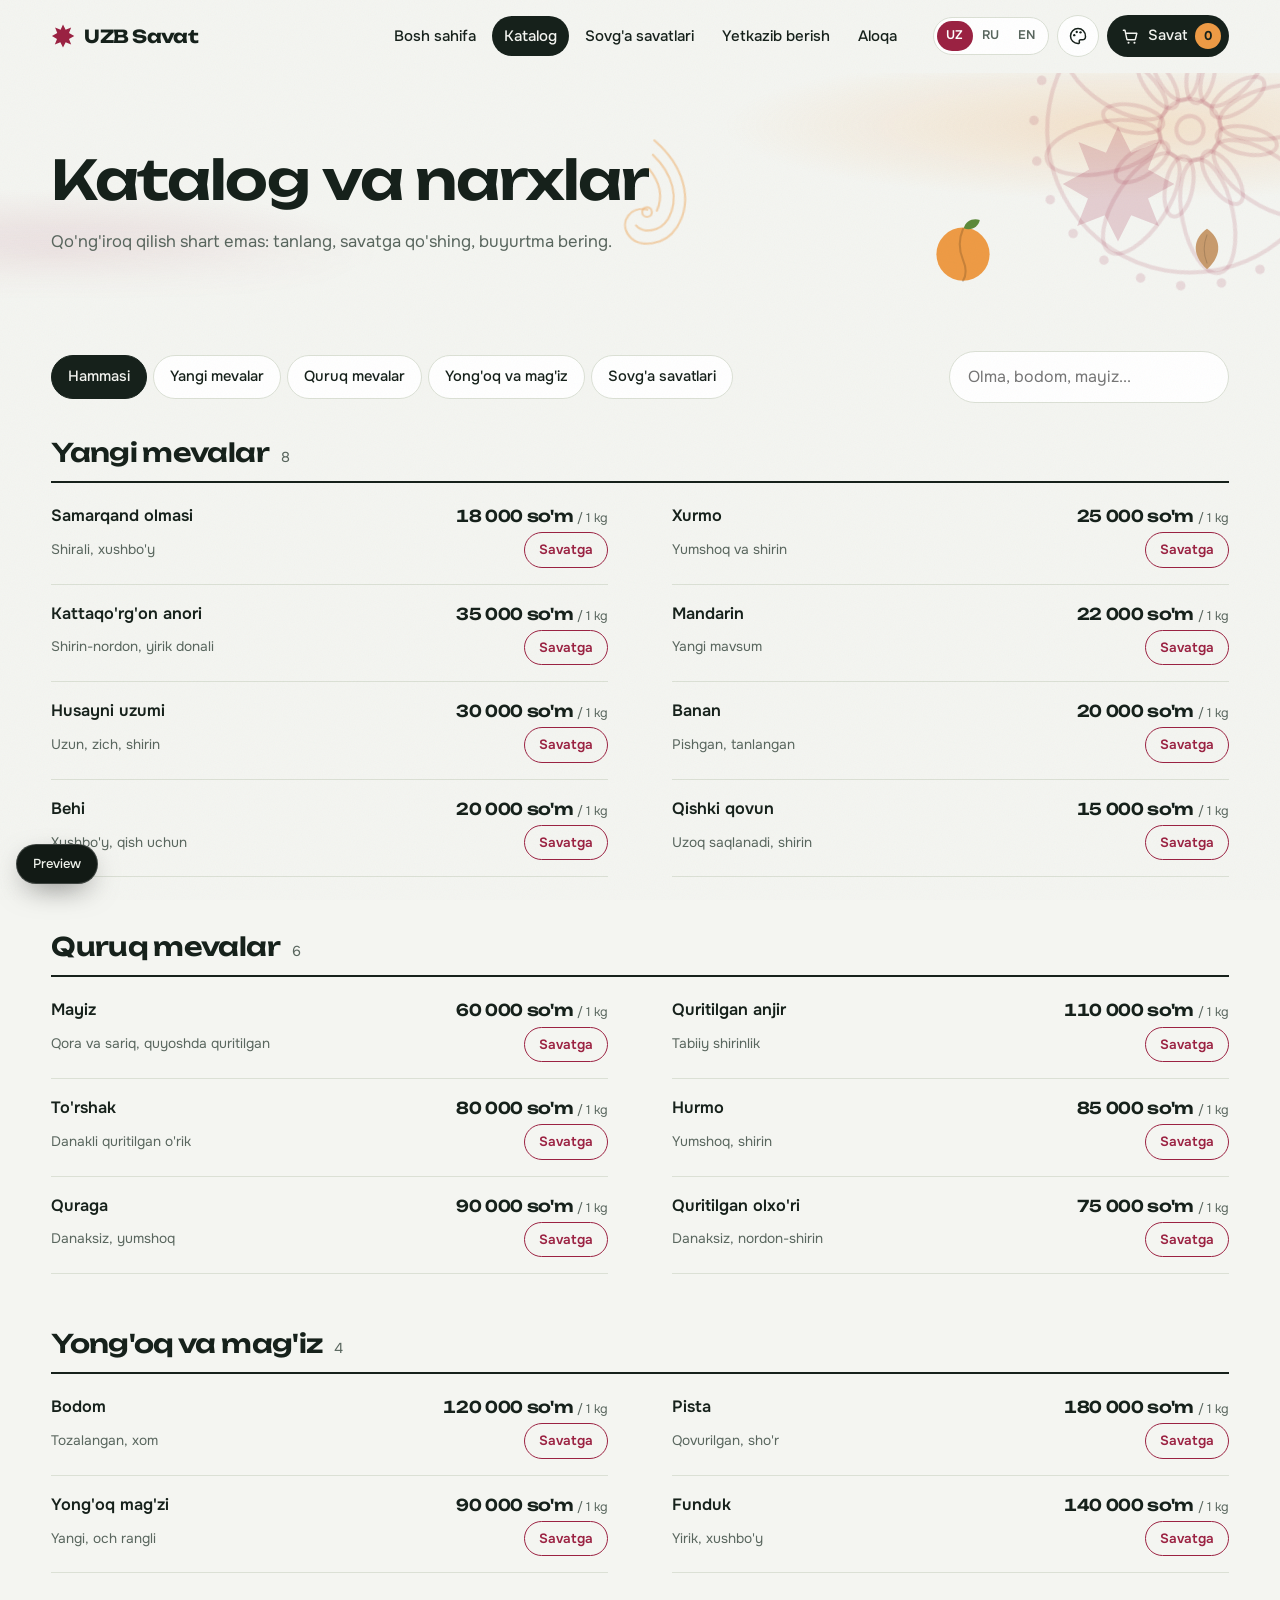
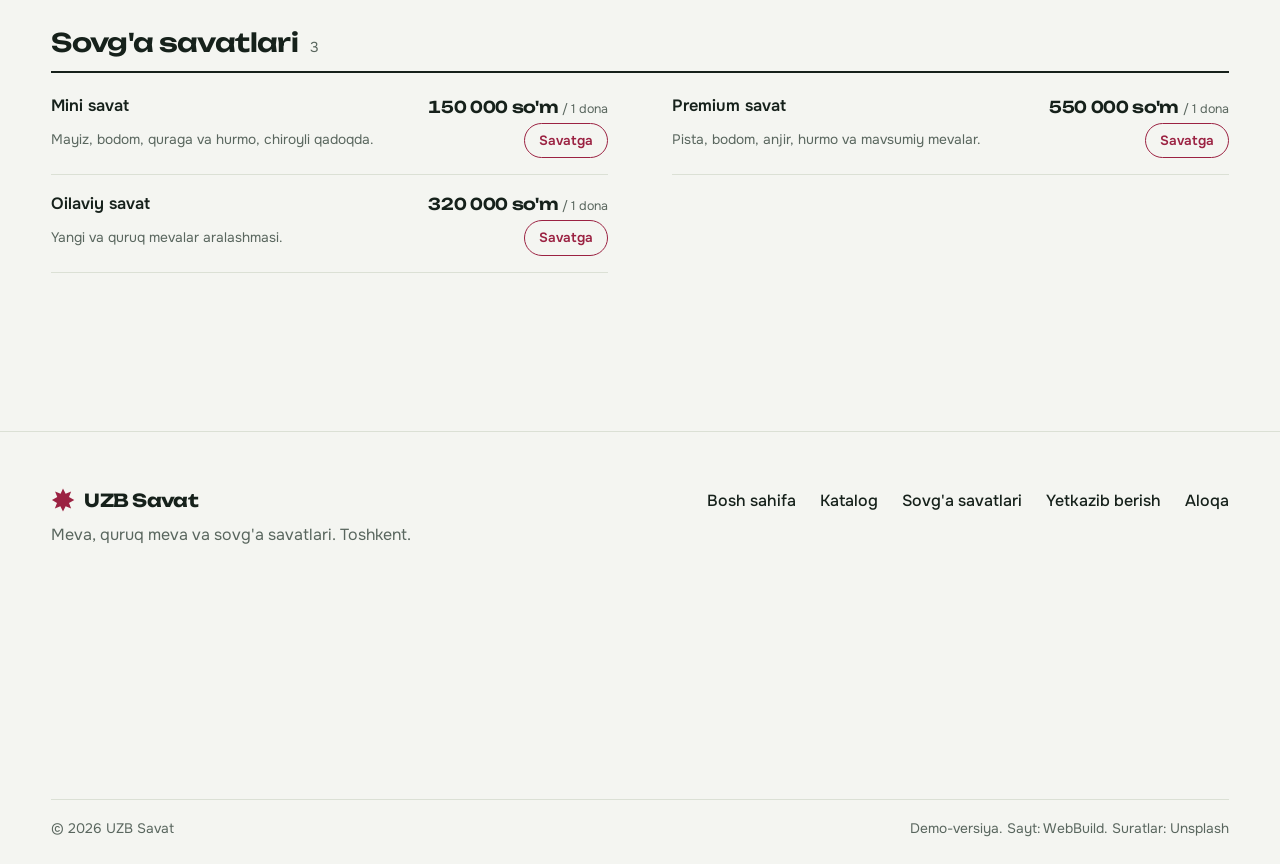
<file: catalog.html>
<!DOCTYPE html>
<html lang="uz" data-theme="light" data-palette="anor">
<head>
<meta charset="utf-8">
<meta name="viewport" content="width=device-width, initial-scale=1">
<title>Katalog va narxlar — UZB Savat</title>
<meta name="description" content="Toshkentda meva yetkazib berish: yangi va quruq mevalar, yong'oq, tayyor sovg'a savatlari. Narxlar oldindan ko'rinadi, buyurtma bir daqiqada.">
<meta property="og:title" content="Katalog va narxlar — UZB Savat">
<meta property="og:description" content="Toshkentda meva yetkazib berish: yangi va quruq mevalar, yong'oq, tayyor sovg'a savatlari. Narxlar oldindan ko'rinadi, buyurtma bir daqiqada.">
<meta property="og:type" content="website">
<meta name="theme-color" content="#16211b">
<script>
(function(){var d=document.documentElement,q=location.search;d.classList.add("js");try{var s=localStorage,th=s.getItem("us_theme");if(!th||th==="system")th=matchMedia("(prefers-color-scheme: dark)").matches?"dark":"light";d.setAttribute("data-theme",th);var pal=s.getItem("us_pal")||"anor";d.setAttribute("data-palette",pal);if(pal==="custom"){var cv=JSON.parse(s.getItem("us_custom_vars")||"{}");for(var k in cv)d.style.setProperty(k,cv[k])}var l=s.getItem("us_lang");if(l==="ru"||l==="en")d.lang=l;var mo=s.getItem("us_motion")||"rich";d.setAttribute("data-motion",mo);var rm=matchMedia("(prefers-reduced-motion: reduce)").matches||mo==="off";if(rm)d.classList.add("nomo");if(!rm&&q.indexOf("frame=1")<0&&!sessionStorage.getItem("us_splash"))d.classList.add("splash-on")}catch(e){}})();
</script>
<link rel="preconnect" href="https://fonts.googleapis.com">
<link rel="preconnect" href="https://fonts.gstatic.com" crossorigin>
<link href="https://fonts.googleapis.com/css2?family=Onest:wght@400;500;600&family=Unbounded:wght@500;600;700&display=swap" rel="stylesheet">
<link rel="stylesheet" href="css/style.css?v=c34855a8">

</head>
<body data-page="catalog">
<svg width="0" height="0" style="position:absolute" aria-hidden="true">
<symbol id="s-star" viewBox="0 0 100 100"><path fill="currentColor" d="M50 2l11 22 23-9-9 23 22 12-22 12 9 23-23-9-11 22-11-22-23 9 9-23L4 50l22-12-9-23 23 9z"/></symbol>
<symbol id="s-apricot" viewBox="0 0 100 100"><circle cx="50" cy="56" r="38" fill="currentColor"/><path d="M50 20c-6 14-6 30 0 44s5 22 0 30" fill="none" stroke="rgba(0,0,0,.16)" stroke-width="3" stroke-linecap="round"/><path d="M51 19c3-11 13-15 23-12-2 10-12 16-23 12z" fill="var(--leaf)"/></symbol>
<symbol id="s-almond" viewBox="0 0 100 100"><path fill="currentColor" d="M50 4c30 20 38 58 0 92C12 62 20 24 50 4z"/><path d="M50 18c-8 20-8 44 0 64" fill="none" stroke="rgba(0,0,0,.14)" stroke-width="2.5" stroke-linecap="round"/></symbol>
<symbol id="s-seed" viewBox="0 0 100 100"><path fill="currentColor" d="M50 6c22 18 34 38 34 56a34 34 0 0 1-68 0C16 44 28 24 50 6z"/><ellipse cx="38" cy="58" rx="7" ry="12" fill="rgba(255,255,255,.35)"/></symbol>
<symbol id="s-leaf" viewBox="0 0 100 100"><path fill="currentColor" d="M8 92C8 40 40 8 92 8c0 52-32 84-84 84z"/><path d="M14 86L78 22" stroke="rgba(0,0,0,.15)" stroke-width="3"/></symbol>
<symbol id="s-cart" viewBox="0 0 24 24"><path d="M3 4h2l2.4 11.2a1 1 0 0 0 1 .8h8.8a1 1 0 0 0 1-.8L20 8H6.2" fill="none" stroke="currentColor" stroke-width="1.8" stroke-linecap="round" stroke-linejoin="round"/><circle cx="9.5" cy="20" r="1.3" fill="currentColor"/><circle cx="17" cy="20" r="1.3" fill="currentColor"/></symbol>
<symbol id="s-sun" viewBox="0 0 24 24"><circle cx="12" cy="12" r="4.2" fill="none" stroke="currentColor" stroke-width="1.8"/><path d="M12 2v2.5M12 19.5V22M2 12h2.5M19.5 12H22M4.9 4.9l1.8 1.8M17.3 17.3l1.8 1.8M4.9 19.1l1.8-1.8M17.3 6.7l1.8-1.8" stroke="currentColor" stroke-width="1.8" stroke-linecap="round"/></symbol>
<symbol id="s-moon" viewBox="0 0 24 24"><path d="M20 14.5A8 8 0 0 1 9.5 4a8 8 0 1 0 10.5 10.5z" fill="none" stroke="currentColor" stroke-width="1.8" stroke-linejoin="round"/></symbol>
<symbol id="s-palette" viewBox="0 0 24 24"><path d="M12 3a9 9 0 1 0 0 18c1.4 0 2-1 1.6-2.1-.5-1.2.3-2.4 1.6-2.4H17a4 4 0 0 0 4-4C21 7 17 3 12 3z" fill="none" stroke="currentColor" stroke-width="1.8" stroke-linejoin="round"/><circle cx="7.5" cy="11" r="1.4" fill="currentColor"/><circle cx="10.5" cy="7.2" r="1.4" fill="currentColor"/><circle cx="15" cy="7.6" r="1.4" fill="currentColor"/></symbol>
<symbol id="s-close" viewBox="0 0 24 24"><path d="M5 5l14 14M19 5L5 19" stroke="currentColor" stroke-width="2" stroke-linecap="round"/></symbol>
<symbol id="s-apple" viewBox="0 0 100 100"><path fill="#d8414a" d="M50 30c-8-6-26-8-34 6-9 16 0 44 14 52 7 4 13 2 20-1 7 3 13 5 20 1 14-8 23-36 14-52-8-14-26-12-34-6z"/><path d="M50 31c0-9 3-16 9-21" stroke="#5a3b22" stroke-width="3.5" fill="none" stroke-linecap="round"/><path fill="#5f8f3a" d="M55 22c6-10 18-12 26-8-4 9-16 13-26 8z"/><ellipse cx="31" cy="50" rx="6" ry="11" fill="rgba(255,255,255,.3)"/></symbol>
<symbol id="s-pom" viewBox="0 0 100 100"><path fill="#8e1b30" d="M37 22l3-14 10 8 10-8 3 14z"/><circle cx="50" cy="56" r="38" fill="#b3263e"/><circle cx="50" cy="56" r="30" fill="#f8dccf"/><circle cx="50" cy="38" r="4.6" fill="#c41d3c"/><circle cx="48.6" cy="36.4" r="1.3" fill="#ffd2da"/><circle cx="40" cy="44" r="4.6" fill="#c41d3c"/><circle cx="38.6" cy="42.4" r="1.3" fill="#ffd2da"/><circle cx="60" cy="44" r="4.6" fill="#c41d3c"/><circle cx="58.6" cy="42.4" r="1.3" fill="#ffd2da"/><circle cx="34" cy="55" r="4.6" fill="#c41d3c"/><circle cx="32.6" cy="53.4" r="1.3" fill="#ffd2da"/><circle cx="46" cy="52" r="4.6" fill="#c41d3c"/><circle cx="44.6" cy="50.4" r="1.3" fill="#ffd2da"/><circle cx="58" cy="54" r="4.6" fill="#c41d3c"/><circle cx="56.6" cy="52.4" r="1.3" fill="#ffd2da"/><circle cx="68" cy="56" r="4.6" fill="#c41d3c"/><circle cx="66.6" cy="54.4" r="1.3" fill="#ffd2da"/><circle cx="40" cy="64" r="4.6" fill="#c41d3c"/><circle cx="38.6" cy="62.4" r="1.3" fill="#ffd2da"/><circle cx="52" cy="63" r="4.6" fill="#c41d3c"/><circle cx="50.6" cy="61.4" r="1.3" fill="#ffd2da"/><circle cx="62" cy="66" r="4.6" fill="#c41d3c"/><circle cx="60.6" cy="64.4" r="1.3" fill="#ffd2da"/><circle cx="46" cy="73" r="4.6" fill="#c41d3c"/><circle cx="44.6" cy="71.4" r="1.3" fill="#ffd2da"/><circle cx="57" cy="74" r="4.6" fill="#c41d3c"/><circle cx="55.6" cy="72.4" r="1.3" fill="#ffd2da"/><circle cx="50" cy="45" r="4.6" fill="#c41d3c"/><circle cx="48.6" cy="43.4" r="1.3" fill="#ffd2da"/><circle cx="30" cy="64" r="4.6" fill="#c41d3c"/><circle cx="28.6" cy="62.4" r="1.3" fill="#ffd2da"/><circle cx="70" cy="46" r="4.6" fill="#c41d3c"/><circle cx="68.6" cy="44.4" r="1.3" fill="#ffd2da"/></symbol>
<symbol id="s-grape" viewBox="0 0 100 100"><path d="M48 26C48 16 52 10 58 6" stroke="#5a3b22" stroke-width="3" fill="none" stroke-linecap="round"/><path fill="#5f8f3a" d="M52 20c10-12 28-10 34-2-10 8-24 10-34 2z"/><circle cx="24" cy="36" r="9" fill="#6b3290"/><circle cx="21" cy="33" r="2.4" fill="#b892d6"/><circle cx="40" cy="36" r="9" fill="#6b3290"/><circle cx="37" cy="33" r="2.4" fill="#b892d6"/><circle cx="56" cy="36" r="9" fill="#6b3290"/><circle cx="53" cy="33" r="2.4" fill="#b892d6"/><circle cx="72" cy="36" r="9" fill="#6b3290"/><circle cx="69" cy="33" r="2.4" fill="#b892d6"/><circle cx="32" cy="50" r="9" fill="#6b3290"/><circle cx="29" cy="47" r="2.4" fill="#b892d6"/><circle cx="48" cy="50" r="9" fill="#6b3290"/><circle cx="45" cy="47" r="2.4" fill="#b892d6"/><circle cx="64" cy="50" r="9" fill="#6b3290"/><circle cx="61" cy="47" r="2.4" fill="#b892d6"/><circle cx="40" cy="64" r="9" fill="#6b3290"/><circle cx="37" cy="61" r="2.4" fill="#b892d6"/><circle cx="56" cy="64" r="9" fill="#6b3290"/><circle cx="53" cy="61" r="2.4" fill="#b892d6"/><circle cx="48" cy="78" r="9" fill="#6b3290"/><circle cx="45" cy="75" r="2.4" fill="#b892d6"/></symbol>
<symbol id="s-walnut" viewBox="0 0 100 100"><ellipse cx="50" cy="52" rx="34" ry="40" fill="#b8854f"/><path d="M50 12v80" stroke="#8a5d31" stroke-width="3"/><path d="M28 34c6 4 10 0 14 6M26 56c8-2 10 6 16 4M30 76c6-4 10 2 14-2M72 34c-6 4-10 0-14 6M74 56c-8-2-10 6-16 4M70 76c-6-4-10 2-14-2" stroke="#8a5d31" stroke-width="2.5" fill="none" stroke-linecap="round"/></symbol>
<symbol id="s-pista" viewBox="0 0 100 100"><path fill="#dcc59c" d="M20 60C20 30 42 12 62 14c-12 10-14 40-6 72C36 84 20 76 20 60z"/><path fill="#e8d6b2" d="M80 50c0 26-14 40-24 36-8-32-6-62 6-72 10 4 18 18 18 36z"/><ellipse cx="54" cy="50" rx="10" ry="24" fill="#8cb453" transform="rotate(8 54 50)"/><ellipse cx="51" cy="44" rx="3" ry="9" fill="#b9d98a" transform="rotate(8 54 50)"/></symbol>
<symbol id="s-basket" viewBox="0 0 100 100"><path d="M20 52C20 20 80 20 80 52" fill="none" stroke="#8a5530" stroke-width="5" stroke-linecap="round"/><path fill="#b7794a" d="M10 50h80l-10 44H20z"/><path d="M18 52 L24.0 92" stroke="rgba(0,0,0,.18)" stroke-width="2"/><path d="M26 52 L30.6 92" stroke="rgba(0,0,0,.18)" stroke-width="2"/><path d="M34 52 L37.2 92" stroke="rgba(0,0,0,.18)" stroke-width="2"/><path d="M42 52 L43.8 92" stroke="rgba(0,0,0,.18)" stroke-width="2"/><path d="M50 52 L50.4 92" stroke="rgba(0,0,0,.18)" stroke-width="2"/><path d="M58 52 L57.0 92" stroke="rgba(0,0,0,.18)" stroke-width="2"/><path d="M66 52 L63.599999999999994 92" stroke="rgba(0,0,0,.18)" stroke-width="2"/><path d="M74 52 L70.19999999999999 92" stroke="rgba(0,0,0,.18)" stroke-width="2"/><path d="M82 52 L76.8 92" stroke="rgba(0,0,0,.18)" stroke-width="2"/><path d="M14 64h72M17 78h66" stroke="rgba(0,0,0,.16)" stroke-width="2.5"/><rect x="8" y="46" width="84" height="9" rx="4.5" fill="#9a6036"/></symbol>
<symbol id="s-rosette" viewBox="0 0 100 100"><g fill="none" stroke="currentColor" stroke-width="1.2"><ellipse cx="50" cy="24" rx="7.5" ry="17" transform="rotate(0 50 50)"/><ellipse cx="50" cy="24" rx="7.5" ry="17" transform="rotate(45 50 50)"/><ellipse cx="50" cy="24" rx="7.5" ry="17" transform="rotate(90 50 50)"/><ellipse cx="50" cy="24" rx="7.5" ry="17" transform="rotate(135 50 50)"/><ellipse cx="50" cy="24" rx="7.5" ry="17" transform="rotate(180 50 50)"/><ellipse cx="50" cy="24" rx="7.5" ry="17" transform="rotate(225 50 50)"/><ellipse cx="50" cy="24" rx="7.5" ry="17" transform="rotate(270 50 50)"/><ellipse cx="50" cy="24" rx="7.5" ry="17" transform="rotate(315 50 50)"/><ellipse cx="50" cy="33" rx="4" ry="9" transform="rotate(22.5 50 50)"/><ellipse cx="50" cy="33" rx="4" ry="9" transform="rotate(67.5 50 50)"/><ellipse cx="50" cy="33" rx="4" ry="9" transform="rotate(112.5 50 50)"/><ellipse cx="50" cy="33" rx="4" ry="9" transform="rotate(157.5 50 50)"/><ellipse cx="50" cy="33" rx="4" ry="9" transform="rotate(202.5 50 50)"/><ellipse cx="50" cy="33" rx="4" ry="9" transform="rotate(247.5 50 50)"/><ellipse cx="50" cy="33" rx="4" ry="9" transform="rotate(292.5 50 50)"/><ellipse cx="50" cy="33" rx="4" ry="9" transform="rotate(337.5 50 50)"/><circle cx="50" cy="50" r="9"/><circle cx="50" cy="50" r="4"/><circle cx="50" cy="50" r="42"/><circle cx="96.0" cy="50.0" r="1.4" fill="currentColor" stroke="none"/><circle cx="94.4" cy="61.9" r="1.4" fill="currentColor" stroke="none"/><circle cx="89.8" cy="73.0" r="1.4" fill="currentColor" stroke="none"/><circle cx="82.5" cy="82.5" r="1.4" fill="currentColor" stroke="none"/><circle cx="73.0" cy="89.8" r="1.4" fill="currentColor" stroke="none"/><circle cx="61.9" cy="94.4" r="1.4" fill="currentColor" stroke="none"/><circle cx="50.0" cy="96.0" r="1.4" fill="currentColor" stroke="none"/><circle cx="38.1" cy="94.4" r="1.4" fill="currentColor" stroke="none"/><circle cx="27.0" cy="89.8" r="1.4" fill="currentColor" stroke="none"/><circle cx="17.5" cy="82.5" r="1.4" fill="currentColor" stroke="none"/><circle cx="10.2" cy="73.0" r="1.4" fill="currentColor" stroke="none"/><circle cx="5.6" cy="61.9" r="1.4" fill="currentColor" stroke="none"/><circle cx="4.0" cy="50.0" r="1.4" fill="currentColor" stroke="none"/><circle cx="5.6" cy="38.1" r="1.4" fill="currentColor" stroke="none"/><circle cx="10.2" cy="27.0" r="1.4" fill="currentColor" stroke="none"/><circle cx="17.5" cy="17.5" r="1.4" fill="currentColor" stroke="none"/><circle cx="27.0" cy="10.2" r="1.4" fill="currentColor" stroke="none"/><circle cx="38.1" cy="5.6" r="1.4" fill="currentColor" stroke="none"/><circle cx="50.0" cy="4.0" r="1.4" fill="currentColor" stroke="none"/><circle cx="61.9" cy="5.6" r="1.4" fill="currentColor" stroke="none"/><circle cx="73.0" cy="10.2" r="1.4" fill="currentColor" stroke="none"/><circle cx="82.5" cy="17.5" r="1.4" fill="currentColor" stroke="none"/><circle cx="89.8" cy="27.0" r="1.4" fill="currentColor" stroke="none"/><circle cx="94.4" cy="38.1" r="1.4" fill="currentColor" stroke="none"/></g></symbol>
<symbol id="s-girih" viewBox="0 0 100 100"><g fill="none" stroke="currentColor" stroke-width="1.6"><rect x="20" y="20" width="60" height="60"/><rect x="20" y="20" width="60" height="60" transform="rotate(45 50 50)"/><rect x="32" y="32" width="36" height="36"/><rect x="32" y="32" width="36" height="36" transform="rotate(45 50 50)"/><circle cx="50" cy="50" r="8"/></g></symbol>
<symbol id="s-bodom" viewBox="0 0 100 100"><g fill="none" stroke="currentColor" stroke-width="1.8" stroke-linecap="round"><path d="M50 6c26 18 38 46 26 70-8 16-30 22-40 10-8-10 0-24 14-22"/><path d="M50 18c18 14 26 34 18 52-6 12-20 14-26 8"/><path d="M48 30c10 10 14 22 10 34"/><circle cx="50" cy="66" r="4"/></g></symbol>
</svg>
<div class="progress" aria-hidden="true"><i id="progress"></i></div>
<div class="splash" aria-hidden="true">
  <div class="splash__l splash__l1"></div>
  <div class="splash__l splash__l2">
    <div class="splash__burst"><span style="--a:0deg;--i:0;color:"><svg><use href="#s-apple"/></svg></span><span style="--a:45deg;--i:1;color:"><svg><use href="#s-pom"/></svg></span><span style="--a:90deg;--i:2;color:"><svg><use href="#s-grape"/></svg></span><span style="--a:135deg;--i:3;color:#ec9a45"><svg><use href="#s-apricot"/></svg></span><span style="--a:180deg;--i:4;color:#c99a68"><svg><use href="#s-almond"/></svg></span><span style="--a:225deg;--i:5;color:"><svg><use href="#s-walnut"/></svg></span><span style="--a:270deg;--i:6;color:"><svg><use href="#s-pista"/></svg></span><span style="--a:315deg;--i:7;color:#5f8f3a"><svg><use href="#s-leaf"/></svg></span></div>
    <div class="splash__in"><svg class="splash__star"><use href="#s-rosette"/></svg><div class="splash__word"><span style="--i:0">U</span><span style="--i:1">Z</span><span style="--i:2">B</span><span style="--i:3">&nbsp;</span><span style="--i:4">S</span><span style="--i:5">a</span><span style="--i:6">v</span><span style="--i:7">a</span><span style="--i:8">t</span></div><div class="splash__bar"><i></i></div></div>
  </div>
</div>
<a class="skip" href="#main" data-i18n="skip">Asosiy qismga o'tish</a>
<header class="header" id="top">
  <div class="wrap header__in">
    <a class="logo" href="index.html"><svg aria-hidden="true"><use href="#s-star"/></svg><span>UZB Savat</span></a>
    <nav class="nav" id="nav"><a href="index.html" data-i18n="nav.home">Bosh sahifa</a><a href="catalog.html" aria-current="page" data-i18n="nav.catalog">Katalog</a><a href="gifts.html" data-i18n="nav.gifts">Sovg'a savatlari</a><a href="delivery.html" data-i18n="nav.delivery">Yetkazib berish</a><a href="contact.html" data-i18n="nav.contact">Aloqa</a></nav>
    <div class="htools">
      <div class="lang lang--head" role="group" aria-label="Til" data-i18n-aria="aria.lang"><button type="button" data-lang="uz" aria-pressed="true">UZ</button><button type="button" data-lang="ru" aria-pressed="false">RU</button><button type="button" data-lang="en" aria-pressed="false">EN</button></div>
      <div class="settings">
        <button class="ibtn" type="button" id="setBtn" aria-expanded="false" aria-controls="setPanel" aria-label="Ko'rinish sozlamalari" data-i18n-aria="aria.settings"><svg><use href="#s-palette"/></svg></button>
        <div class="panel" id="setPanel" hidden>
          <div class="lang lang--panel" role="group" aria-label="Til" data-i18n-aria="aria.lang"><button type="button" data-lang="uz" aria-pressed="true">UZ</button><button type="button" data-lang="ru" aria-pressed="false">RU</button><button type="button" data-lang="en" aria-pressed="false">EN</button></div>
          <p class="panel__h" data-i18n="set.title">Ko'rinish</p>
          <div class="seg" role="group">
            <button type="button" data-theme-set="light"><svg aria-hidden="true"><use href="#s-sun"/></svg><span data-i18n="set.light">Kunduzgi</span></button>
            <button type="button" data-theme-set="dark"><svg aria-hidden="true"><use href="#s-moon"/></svg><span data-i18n="set.dark">Tungi</span></button>
          </div>
          <p class="panel__h"><span data-i18n="set.palette">Rang</span>: <b id="palName">Anor</b></p>
          <div class="swatches"><button type="button" class="sw sw--anor" data-pal="anor" aria-label="Anor" data-i18n-aria="pal.anor"><i></i></button><button type="button" class="sw sw--pista" data-pal="pista" aria-label="Pista" data-i18n-aria="pal.pista"><i></i></button><button type="button" class="sw sw--orik" data-pal="orik" aria-label="O'rik" data-i18n-aria="pal.orik"><i></i></button><button type="button" class="sw sw--uzum" data-pal="uzum" aria-label="Uzum" data-i18n-aria="pal.uzum"><i></i></button><button type="button" class="sw sw--feruza" data-pal="feruza" aria-label="Feruza" data-i18n-aria="pal.feruza"><i></i></button></div>
        </div>
      </div>
      <button class="cart-btn" type="button" id="openCart" aria-label="Savatni ochish" data-i18n-aria="aria.cart"><svg aria-hidden="true"><use href="#s-cart"/></svg><span class="cart-btn__t" data-i18n="cart.btn">Savat</span><b id="cartCount">0</b></button>
      <button class="ibtn burger" type="button" id="burger" aria-expanded="false" aria-controls="nav" aria-label="Menyu" data-i18n-aria="aria.menu"><span></span><span></span></button>
    </div>
  </div>
</header>
<main id="main"><section class="phead"><div class="wrap">
  <h1 class="words" data-split data-i18n="catalog.title">Katalog va narxlar</h1>
  <p class="lead reveal" data-i18n="catalog.sub">Qo'ng'iroq qilish shart emas: tanlang, savatga qo'shing, buyurtma bering.</p>
</div><span class="emb e-ph1" data-par="0.5" data-rot="40" aria-hidden="true"><svg><use href="#s-rosette"/></svg></span><span class="emb e-ph2" data-par="-0.3" data-rot="-20" aria-hidden="true"><svg><use href="#s-bodom"/></svg></span><span class="phead__s phead__s1"><svg><use href="#s-star"/></svg></span><span class="phead__s phead__s2"><svg><use href="#s-apricot"/></svg></span><span class="phead__s phead__s3"><svg><use href="#s-almond"/></svg></span></section>
<section class="section section--flush"><div class="wrap">
  <div class="tools">
    <div class="tabs" id="tabs"></div>
    <label class="search"><span class="sr" data-i18n="search.label">Qidirish</span><input id="search" type="search" placeholder="Olma, bodom, mayiz..." data-i18n-ph="search.ph"></label>
  </div>
  <div id="list"></div>
  <div class="empty" id="empty" hidden><p data-i18n="empty">Hech narsa topilmadi. Boshqa so'z bilan qidirib ko'ring.</p><button class="btn btn--line" type="button" id="resetSearch" data-i18n="empty.reset">Qidiruvni tozalash</button></div>
</div></section>
</main>
<footer class="footer">
  <div class="wrap">
    <div class="footer__top">
      <div><a class="logo" href="index.html"><svg aria-hidden="true"><use href="#s-star"/></svg><span>UZB Savat</span></a><p class="footer__tag" data-i18n="foot.tag">Meva, quruq meva va sovg'a savatlari. Toshkent.</p></div>
      <nav class="footer__nav"><a href="index.html" data-i18n="nav.home">Bosh sahifa</a><a href="catalog.html" data-i18n="nav.catalog">Katalog</a><a href="gifts.html" data-i18n="nav.gifts">Sovg'a savatlari</a><a href="delivery.html" data-i18n="nav.delivery">Yetkazib berish</a><a href="contact.html" data-i18n="nav.contact">Aloqa</a></nav>
    </div>
    <div class="footer__big" id="bigword" aria-hidden="true"><span style="--i:0">U</span><span style="--i:1">Z</span><span style="--i:2">B</span><span class="sp"></span><span style="--i:4">S</span><span style="--i:5">a</span><span style="--i:6">v</span><span style="--i:7">a</span><span style="--i:8">t</span></div>
    <div class="footer__bottom"><span>&copy; <span id="year">2026</span> UZB Savat</span><span data-i18n="foot.demo">Demo-versiya. Sayt: WebBuild. Suratlar: Unsplash</span></div>
  </div>
</footer>

<button class="totop" type="button" id="totop" aria-label="Yuqoriga" data-i18n-aria="aria.top"><svg viewBox="0 0 24 24" aria-hidden="true"><path d="M12 19V5M5 12l7-7 7 7" fill="none" stroke="currentColor" stroke-width="2" stroke-linecap="round" stroke-linejoin="round"/></svg></button>
<div class="overlay" id="overlay" hidden></div>
<aside class="drawer" id="drawer" aria-hidden="true" aria-labelledby="cartTitle">
  <div class="drawer__head"><h2 id="cartTitle" data-i18n="cart.title">Savat</h2><button class="ibtn" type="button" id="closeCart" aria-label="Yopish" data-i18n-aria="aria.close"><svg><use href="#s-close"/></svg></button></div>
  <div class="drawer__scroll">
    <div id="cartItems"></div>
    <form class="order" id="orderForm" novalidate>
      <div class="totals">
        <div><span data-i18n="cart.sub">Mahsulotlar</span><b id="sub">0</b></div>
        <div><span data-i18n="cart.fee">Yetkazib berish</span><b id="fee">0</b></div>
        <div class="totals__sum"><span data-i18n="cart.total">Jami</span><b id="total">0</b></div>
      </div>
      <label class="field"><span data-i18n="form.name">Ismingiz</span><input name="name" required autocomplete="name"></label>
      <label class="field"><span data-i18n="form.phone">Telefon</span><input name="phone" type="tel" required autocomplete="tel" placeholder="+998 __ ___ __ __"></label>
      <label class="field"><span data-i18n="form.address">Manzil</span><input name="address" required autocomplete="street-address" placeholder="Tuman, ko'cha, uy" data-i18n-ph="form.address.ph"></label>
      <label class="field"><span data-i18n="form.time">Qulay vaqt</span><input name="time" placeholder="Masalan: bugun 18:00 dan keyin" data-i18n-ph="form.time.ph"></label>
      <label class="field"><span data-i18n="form.note">Izoh</span><textarea name="note" rows="2"></textarea></label>
      <button class="btn btn--block" type="submit" id="submitBtn" data-i18n="form.submit">Buyurtma berish</button>
      <p class="form-msg" id="formMsg" role="status"></p>
    </form>
  </div>
</aside>

<script src="js/config.js?v=4ee53483"></script>
<script src="js/i18n.js?v=ecd31be2"></script>
<script src="js/art.js?v=47bbf17f"></script>
<script src="data/products.js?v=45fad083"></script>
<script src="js/app.js?v=0d0b4973"></script>
<script src="js/preview.js?v=${V("js/preview.js")}" defer></script>
</body>
</html>
</file>
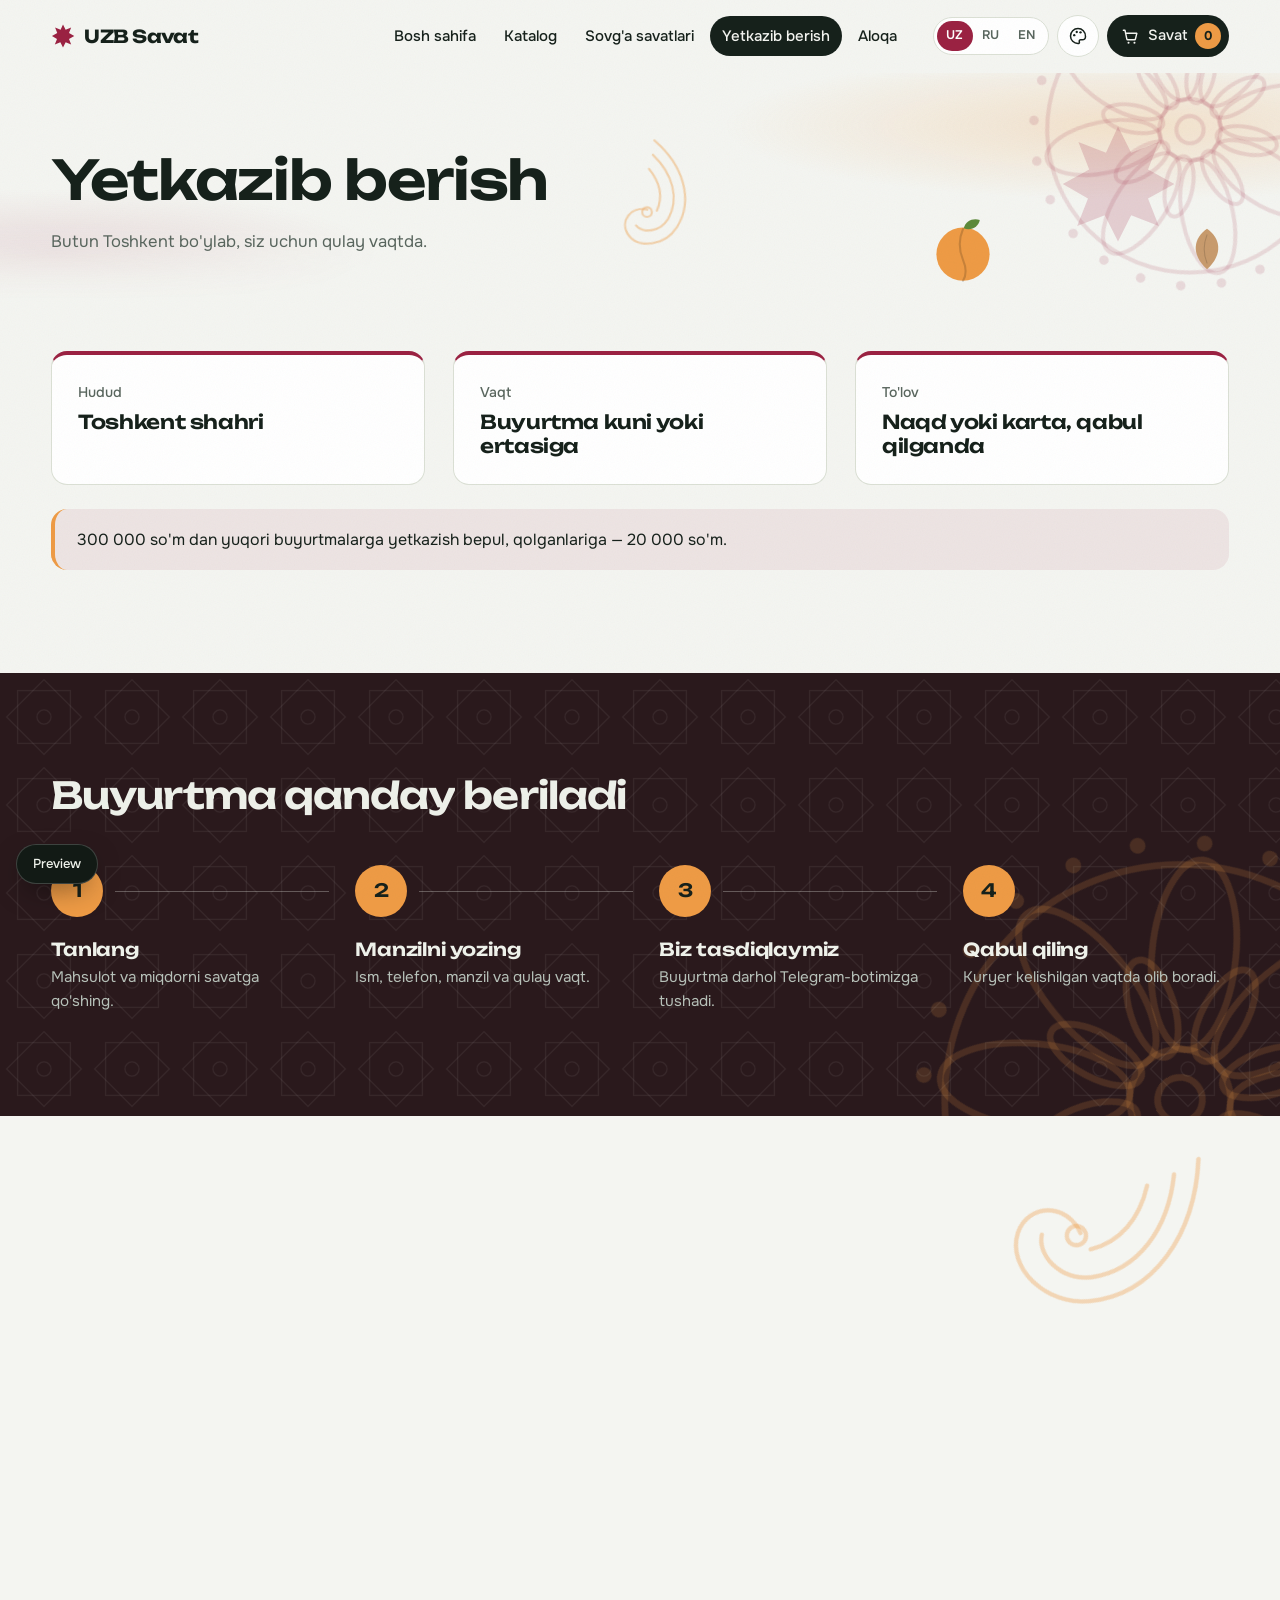
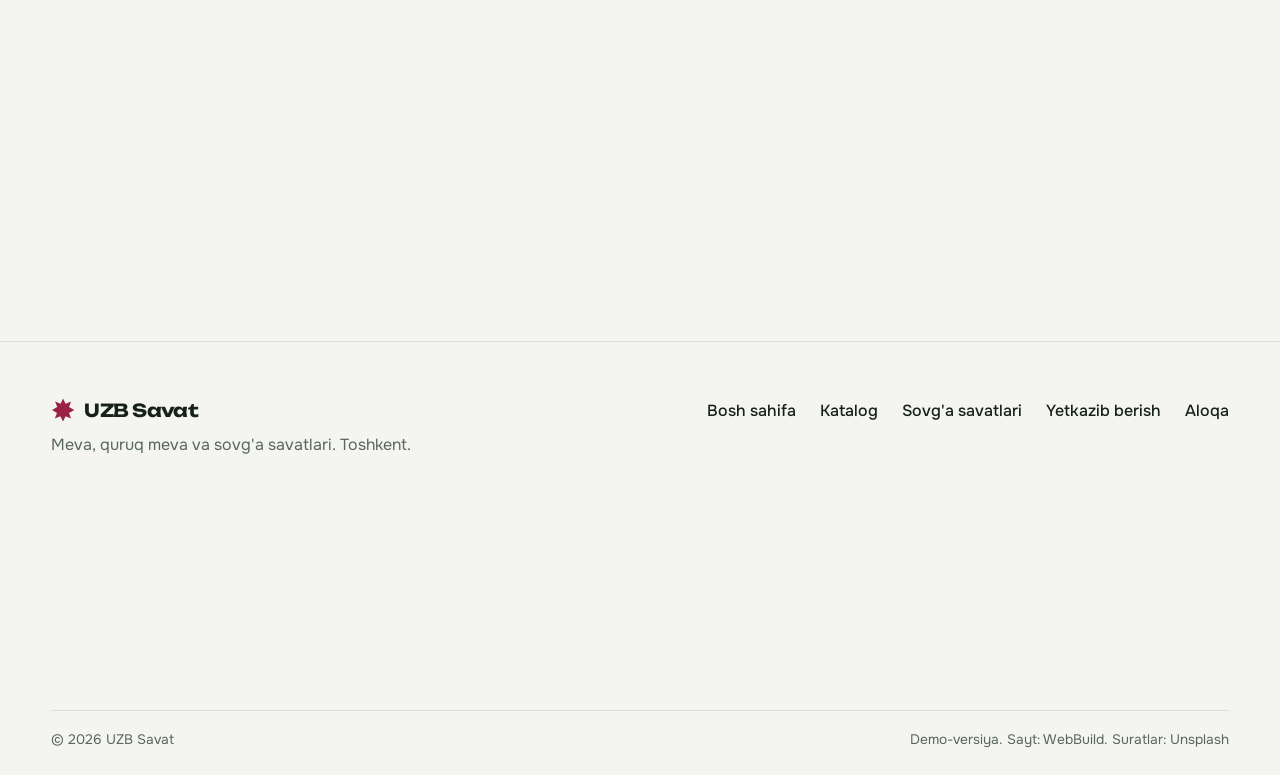
<file: delivery.html>
<!DOCTYPE html>
<html lang="uz" data-theme="light" data-palette="anor">
<head>
<meta charset="utf-8">
<meta name="viewport" content="width=device-width, initial-scale=1">
<title>Yetkazib berish — UZB Savat</title>
<meta name="description" content="Toshkentda meva yetkazib berish: yangi va quruq mevalar, yong'oq, tayyor sovg'a savatlari. Narxlar oldindan ko'rinadi, buyurtma bir daqiqada.">
<meta property="og:title" content="Yetkazib berish — UZB Savat">
<meta property="og:description" content="Toshkentda meva yetkazib berish: yangi va quruq mevalar, yong'oq, tayyor sovg'a savatlari. Narxlar oldindan ko'rinadi, buyurtma bir daqiqada.">
<meta property="og:type" content="website">
<meta name="theme-color" content="#16211b">
<script>
(function(){var d=document.documentElement,q=location.search;d.classList.add("js");try{var s=localStorage,th=s.getItem("us_theme");if(!th||th==="system")th=matchMedia("(prefers-color-scheme: dark)").matches?"dark":"light";d.setAttribute("data-theme",th);var pal=s.getItem("us_pal")||"anor";d.setAttribute("data-palette",pal);if(pal==="custom"){var cv=JSON.parse(s.getItem("us_custom_vars")||"{}");for(var k in cv)d.style.setProperty(k,cv[k])}var l=s.getItem("us_lang");if(l==="ru"||l==="en")d.lang=l;var mo=s.getItem("us_motion")||"rich";d.setAttribute("data-motion",mo);var rm=matchMedia("(prefers-reduced-motion: reduce)").matches||mo==="off";if(rm)d.classList.add("nomo");if(!rm&&q.indexOf("frame=1")<0&&!sessionStorage.getItem("us_splash"))d.classList.add("splash-on")}catch(e){}})();
</script>
<link rel="preconnect" href="https://fonts.googleapis.com">
<link rel="preconnect" href="https://fonts.gstatic.com" crossorigin>
<link href="https://fonts.googleapis.com/css2?family=Onest:wght@400;500;600&family=Unbounded:wght@500;600;700&display=swap" rel="stylesheet">
<link rel="stylesheet" href="css/style.css?v=c34855a8">

</head>
<body data-page="delivery">
<svg width="0" height="0" style="position:absolute" aria-hidden="true">
<symbol id="s-star" viewBox="0 0 100 100"><path fill="currentColor" d="M50 2l11 22 23-9-9 23 22 12-22 12 9 23-23-9-11 22-11-22-23 9 9-23L4 50l22-12-9-23 23 9z"/></symbol>
<symbol id="s-apricot" viewBox="0 0 100 100"><circle cx="50" cy="56" r="38" fill="currentColor"/><path d="M50 20c-6 14-6 30 0 44s5 22 0 30" fill="none" stroke="rgba(0,0,0,.16)" stroke-width="3" stroke-linecap="round"/><path d="M51 19c3-11 13-15 23-12-2 10-12 16-23 12z" fill="var(--leaf)"/></symbol>
<symbol id="s-almond" viewBox="0 0 100 100"><path fill="currentColor" d="M50 4c30 20 38 58 0 92C12 62 20 24 50 4z"/><path d="M50 18c-8 20-8 44 0 64" fill="none" stroke="rgba(0,0,0,.14)" stroke-width="2.5" stroke-linecap="round"/></symbol>
<symbol id="s-seed" viewBox="0 0 100 100"><path fill="currentColor" d="M50 6c22 18 34 38 34 56a34 34 0 0 1-68 0C16 44 28 24 50 6z"/><ellipse cx="38" cy="58" rx="7" ry="12" fill="rgba(255,255,255,.35)"/></symbol>
<symbol id="s-leaf" viewBox="0 0 100 100"><path fill="currentColor" d="M8 92C8 40 40 8 92 8c0 52-32 84-84 84z"/><path d="M14 86L78 22" stroke="rgba(0,0,0,.15)" stroke-width="3"/></symbol>
<symbol id="s-cart" viewBox="0 0 24 24"><path d="M3 4h2l2.4 11.2a1 1 0 0 0 1 .8h8.8a1 1 0 0 0 1-.8L20 8H6.2" fill="none" stroke="currentColor" stroke-width="1.8" stroke-linecap="round" stroke-linejoin="round"/><circle cx="9.5" cy="20" r="1.3" fill="currentColor"/><circle cx="17" cy="20" r="1.3" fill="currentColor"/></symbol>
<symbol id="s-sun" viewBox="0 0 24 24"><circle cx="12" cy="12" r="4.2" fill="none" stroke="currentColor" stroke-width="1.8"/><path d="M12 2v2.5M12 19.5V22M2 12h2.5M19.5 12H22M4.9 4.9l1.8 1.8M17.3 17.3l1.8 1.8M4.9 19.1l1.8-1.8M17.3 6.7l1.8-1.8" stroke="currentColor" stroke-width="1.8" stroke-linecap="round"/></symbol>
<symbol id="s-moon" viewBox="0 0 24 24"><path d="M20 14.5A8 8 0 0 1 9.5 4a8 8 0 1 0 10.5 10.5z" fill="none" stroke="currentColor" stroke-width="1.8" stroke-linejoin="round"/></symbol>
<symbol id="s-palette" viewBox="0 0 24 24"><path d="M12 3a9 9 0 1 0 0 18c1.4 0 2-1 1.6-2.1-.5-1.2.3-2.4 1.6-2.4H17a4 4 0 0 0 4-4C21 7 17 3 12 3z" fill="none" stroke="currentColor" stroke-width="1.8" stroke-linejoin="round"/><circle cx="7.5" cy="11" r="1.4" fill="currentColor"/><circle cx="10.5" cy="7.2" r="1.4" fill="currentColor"/><circle cx="15" cy="7.6" r="1.4" fill="currentColor"/></symbol>
<symbol id="s-close" viewBox="0 0 24 24"><path d="M5 5l14 14M19 5L5 19" stroke="currentColor" stroke-width="2" stroke-linecap="round"/></symbol>
<symbol id="s-apple" viewBox="0 0 100 100"><path fill="#d8414a" d="M50 30c-8-6-26-8-34 6-9 16 0 44 14 52 7 4 13 2 20-1 7 3 13 5 20 1 14-8 23-36 14-52-8-14-26-12-34-6z"/><path d="M50 31c0-9 3-16 9-21" stroke="#5a3b22" stroke-width="3.5" fill="none" stroke-linecap="round"/><path fill="#5f8f3a" d="M55 22c6-10 18-12 26-8-4 9-16 13-26 8z"/><ellipse cx="31" cy="50" rx="6" ry="11" fill="rgba(255,255,255,.3)"/></symbol>
<symbol id="s-pom" viewBox="0 0 100 100"><path fill="#8e1b30" d="M37 22l3-14 10 8 10-8 3 14z"/><circle cx="50" cy="56" r="38" fill="#b3263e"/><circle cx="50" cy="56" r="30" fill="#f8dccf"/><circle cx="50" cy="38" r="4.6" fill="#c41d3c"/><circle cx="48.6" cy="36.4" r="1.3" fill="#ffd2da"/><circle cx="40" cy="44" r="4.6" fill="#c41d3c"/><circle cx="38.6" cy="42.4" r="1.3" fill="#ffd2da"/><circle cx="60" cy="44" r="4.6" fill="#c41d3c"/><circle cx="58.6" cy="42.4" r="1.3" fill="#ffd2da"/><circle cx="34" cy="55" r="4.6" fill="#c41d3c"/><circle cx="32.6" cy="53.4" r="1.3" fill="#ffd2da"/><circle cx="46" cy="52" r="4.6" fill="#c41d3c"/><circle cx="44.6" cy="50.4" r="1.3" fill="#ffd2da"/><circle cx="58" cy="54" r="4.6" fill="#c41d3c"/><circle cx="56.6" cy="52.4" r="1.3" fill="#ffd2da"/><circle cx="68" cy="56" r="4.6" fill="#c41d3c"/><circle cx="66.6" cy="54.4" r="1.3" fill="#ffd2da"/><circle cx="40" cy="64" r="4.6" fill="#c41d3c"/><circle cx="38.6" cy="62.4" r="1.3" fill="#ffd2da"/><circle cx="52" cy="63" r="4.6" fill="#c41d3c"/><circle cx="50.6" cy="61.4" r="1.3" fill="#ffd2da"/><circle cx="62" cy="66" r="4.6" fill="#c41d3c"/><circle cx="60.6" cy="64.4" r="1.3" fill="#ffd2da"/><circle cx="46" cy="73" r="4.6" fill="#c41d3c"/><circle cx="44.6" cy="71.4" r="1.3" fill="#ffd2da"/><circle cx="57" cy="74" r="4.6" fill="#c41d3c"/><circle cx="55.6" cy="72.4" r="1.3" fill="#ffd2da"/><circle cx="50" cy="45" r="4.6" fill="#c41d3c"/><circle cx="48.6" cy="43.4" r="1.3" fill="#ffd2da"/><circle cx="30" cy="64" r="4.6" fill="#c41d3c"/><circle cx="28.6" cy="62.4" r="1.3" fill="#ffd2da"/><circle cx="70" cy="46" r="4.6" fill="#c41d3c"/><circle cx="68.6" cy="44.4" r="1.3" fill="#ffd2da"/></symbol>
<symbol id="s-grape" viewBox="0 0 100 100"><path d="M48 26C48 16 52 10 58 6" stroke="#5a3b22" stroke-width="3" fill="none" stroke-linecap="round"/><path fill="#5f8f3a" d="M52 20c10-12 28-10 34-2-10 8-24 10-34 2z"/><circle cx="24" cy="36" r="9" fill="#6b3290"/><circle cx="21" cy="33" r="2.4" fill="#b892d6"/><circle cx="40" cy="36" r="9" fill="#6b3290"/><circle cx="37" cy="33" r="2.4" fill="#b892d6"/><circle cx="56" cy="36" r="9" fill="#6b3290"/><circle cx="53" cy="33" r="2.4" fill="#b892d6"/><circle cx="72" cy="36" r="9" fill="#6b3290"/><circle cx="69" cy="33" r="2.4" fill="#b892d6"/><circle cx="32" cy="50" r="9" fill="#6b3290"/><circle cx="29" cy="47" r="2.4" fill="#b892d6"/><circle cx="48" cy="50" r="9" fill="#6b3290"/><circle cx="45" cy="47" r="2.4" fill="#b892d6"/><circle cx="64" cy="50" r="9" fill="#6b3290"/><circle cx="61" cy="47" r="2.4" fill="#b892d6"/><circle cx="40" cy="64" r="9" fill="#6b3290"/><circle cx="37" cy="61" r="2.4" fill="#b892d6"/><circle cx="56" cy="64" r="9" fill="#6b3290"/><circle cx="53" cy="61" r="2.4" fill="#b892d6"/><circle cx="48" cy="78" r="9" fill="#6b3290"/><circle cx="45" cy="75" r="2.4" fill="#b892d6"/></symbol>
<symbol id="s-walnut" viewBox="0 0 100 100"><ellipse cx="50" cy="52" rx="34" ry="40" fill="#b8854f"/><path d="M50 12v80" stroke="#8a5d31" stroke-width="3"/><path d="M28 34c6 4 10 0 14 6M26 56c8-2 10 6 16 4M30 76c6-4 10 2 14-2M72 34c-6 4-10 0-14 6M74 56c-8-2-10 6-16 4M70 76c-6-4-10 2-14-2" stroke="#8a5d31" stroke-width="2.5" fill="none" stroke-linecap="round"/></symbol>
<symbol id="s-pista" viewBox="0 0 100 100"><path fill="#dcc59c" d="M20 60C20 30 42 12 62 14c-12 10-14 40-6 72C36 84 20 76 20 60z"/><path fill="#e8d6b2" d="M80 50c0 26-14 40-24 36-8-32-6-62 6-72 10 4 18 18 18 36z"/><ellipse cx="54" cy="50" rx="10" ry="24" fill="#8cb453" transform="rotate(8 54 50)"/><ellipse cx="51" cy="44" rx="3" ry="9" fill="#b9d98a" transform="rotate(8 54 50)"/></symbol>
<symbol id="s-basket" viewBox="0 0 100 100"><path d="M20 52C20 20 80 20 80 52" fill="none" stroke="#8a5530" stroke-width="5" stroke-linecap="round"/><path fill="#b7794a" d="M10 50h80l-10 44H20z"/><path d="M18 52 L24.0 92" stroke="rgba(0,0,0,.18)" stroke-width="2"/><path d="M26 52 L30.6 92" stroke="rgba(0,0,0,.18)" stroke-width="2"/><path d="M34 52 L37.2 92" stroke="rgba(0,0,0,.18)" stroke-width="2"/><path d="M42 52 L43.8 92" stroke="rgba(0,0,0,.18)" stroke-width="2"/><path d="M50 52 L50.4 92" stroke="rgba(0,0,0,.18)" stroke-width="2"/><path d="M58 52 L57.0 92" stroke="rgba(0,0,0,.18)" stroke-width="2"/><path d="M66 52 L63.599999999999994 92" stroke="rgba(0,0,0,.18)" stroke-width="2"/><path d="M74 52 L70.19999999999999 92" stroke="rgba(0,0,0,.18)" stroke-width="2"/><path d="M82 52 L76.8 92" stroke="rgba(0,0,0,.18)" stroke-width="2"/><path d="M14 64h72M17 78h66" stroke="rgba(0,0,0,.16)" stroke-width="2.5"/><rect x="8" y="46" width="84" height="9" rx="4.5" fill="#9a6036"/></symbol>
<symbol id="s-rosette" viewBox="0 0 100 100"><g fill="none" stroke="currentColor" stroke-width="1.2"><ellipse cx="50" cy="24" rx="7.5" ry="17" transform="rotate(0 50 50)"/><ellipse cx="50" cy="24" rx="7.5" ry="17" transform="rotate(45 50 50)"/><ellipse cx="50" cy="24" rx="7.5" ry="17" transform="rotate(90 50 50)"/><ellipse cx="50" cy="24" rx="7.5" ry="17" transform="rotate(135 50 50)"/><ellipse cx="50" cy="24" rx="7.5" ry="17" transform="rotate(180 50 50)"/><ellipse cx="50" cy="24" rx="7.5" ry="17" transform="rotate(225 50 50)"/><ellipse cx="50" cy="24" rx="7.5" ry="17" transform="rotate(270 50 50)"/><ellipse cx="50" cy="24" rx="7.5" ry="17" transform="rotate(315 50 50)"/><ellipse cx="50" cy="33" rx="4" ry="9" transform="rotate(22.5 50 50)"/><ellipse cx="50" cy="33" rx="4" ry="9" transform="rotate(67.5 50 50)"/><ellipse cx="50" cy="33" rx="4" ry="9" transform="rotate(112.5 50 50)"/><ellipse cx="50" cy="33" rx="4" ry="9" transform="rotate(157.5 50 50)"/><ellipse cx="50" cy="33" rx="4" ry="9" transform="rotate(202.5 50 50)"/><ellipse cx="50" cy="33" rx="4" ry="9" transform="rotate(247.5 50 50)"/><ellipse cx="50" cy="33" rx="4" ry="9" transform="rotate(292.5 50 50)"/><ellipse cx="50" cy="33" rx="4" ry="9" transform="rotate(337.5 50 50)"/><circle cx="50" cy="50" r="9"/><circle cx="50" cy="50" r="4"/><circle cx="50" cy="50" r="42"/><circle cx="96.0" cy="50.0" r="1.4" fill="currentColor" stroke="none"/><circle cx="94.4" cy="61.9" r="1.4" fill="currentColor" stroke="none"/><circle cx="89.8" cy="73.0" r="1.4" fill="currentColor" stroke="none"/><circle cx="82.5" cy="82.5" r="1.4" fill="currentColor" stroke="none"/><circle cx="73.0" cy="89.8" r="1.4" fill="currentColor" stroke="none"/><circle cx="61.9" cy="94.4" r="1.4" fill="currentColor" stroke="none"/><circle cx="50.0" cy="96.0" r="1.4" fill="currentColor" stroke="none"/><circle cx="38.1" cy="94.4" r="1.4" fill="currentColor" stroke="none"/><circle cx="27.0" cy="89.8" r="1.4" fill="currentColor" stroke="none"/><circle cx="17.5" cy="82.5" r="1.4" fill="currentColor" stroke="none"/><circle cx="10.2" cy="73.0" r="1.4" fill="currentColor" stroke="none"/><circle cx="5.6" cy="61.9" r="1.4" fill="currentColor" stroke="none"/><circle cx="4.0" cy="50.0" r="1.4" fill="currentColor" stroke="none"/><circle cx="5.6" cy="38.1" r="1.4" fill="currentColor" stroke="none"/><circle cx="10.2" cy="27.0" r="1.4" fill="currentColor" stroke="none"/><circle cx="17.5" cy="17.5" r="1.4" fill="currentColor" stroke="none"/><circle cx="27.0" cy="10.2" r="1.4" fill="currentColor" stroke="none"/><circle cx="38.1" cy="5.6" r="1.4" fill="currentColor" stroke="none"/><circle cx="50.0" cy="4.0" r="1.4" fill="currentColor" stroke="none"/><circle cx="61.9" cy="5.6" r="1.4" fill="currentColor" stroke="none"/><circle cx="73.0" cy="10.2" r="1.4" fill="currentColor" stroke="none"/><circle cx="82.5" cy="17.5" r="1.4" fill="currentColor" stroke="none"/><circle cx="89.8" cy="27.0" r="1.4" fill="currentColor" stroke="none"/><circle cx="94.4" cy="38.1" r="1.4" fill="currentColor" stroke="none"/></g></symbol>
<symbol id="s-girih" viewBox="0 0 100 100"><g fill="none" stroke="currentColor" stroke-width="1.6"><rect x="20" y="20" width="60" height="60"/><rect x="20" y="20" width="60" height="60" transform="rotate(45 50 50)"/><rect x="32" y="32" width="36" height="36"/><rect x="32" y="32" width="36" height="36" transform="rotate(45 50 50)"/><circle cx="50" cy="50" r="8"/></g></symbol>
<symbol id="s-bodom" viewBox="0 0 100 100"><g fill="none" stroke="currentColor" stroke-width="1.8" stroke-linecap="round"><path d="M50 6c26 18 38 46 26 70-8 16-30 22-40 10-8-10 0-24 14-22"/><path d="M50 18c18 14 26 34 18 52-6 12-20 14-26 8"/><path d="M48 30c10 10 14 22 10 34"/><circle cx="50" cy="66" r="4"/></g></symbol>
</svg>
<div class="progress" aria-hidden="true"><i id="progress"></i></div>
<div class="splash" aria-hidden="true">
  <div class="splash__l splash__l1"></div>
  <div class="splash__l splash__l2">
    <div class="splash__burst"><span style="--a:0deg;--i:0;color:"><svg><use href="#s-apple"/></svg></span><span style="--a:45deg;--i:1;color:"><svg><use href="#s-pom"/></svg></span><span style="--a:90deg;--i:2;color:"><svg><use href="#s-grape"/></svg></span><span style="--a:135deg;--i:3;color:#ec9a45"><svg><use href="#s-apricot"/></svg></span><span style="--a:180deg;--i:4;color:#c99a68"><svg><use href="#s-almond"/></svg></span><span style="--a:225deg;--i:5;color:"><svg><use href="#s-walnut"/></svg></span><span style="--a:270deg;--i:6;color:"><svg><use href="#s-pista"/></svg></span><span style="--a:315deg;--i:7;color:#5f8f3a"><svg><use href="#s-leaf"/></svg></span></div>
    <div class="splash__in"><svg class="splash__star"><use href="#s-rosette"/></svg><div class="splash__word"><span style="--i:0">U</span><span style="--i:1">Z</span><span style="--i:2">B</span><span style="--i:3">&nbsp;</span><span style="--i:4">S</span><span style="--i:5">a</span><span style="--i:6">v</span><span style="--i:7">a</span><span style="--i:8">t</span></div><div class="splash__bar"><i></i></div></div>
  </div>
</div>
<a class="skip" href="#main" data-i18n="skip">Asosiy qismga o'tish</a>
<header class="header" id="top">
  <div class="wrap header__in">
    <a class="logo" href="index.html"><svg aria-hidden="true"><use href="#s-star"/></svg><span>UZB Savat</span></a>
    <nav class="nav" id="nav"><a href="index.html" data-i18n="nav.home">Bosh sahifa</a><a href="catalog.html" data-i18n="nav.catalog">Katalog</a><a href="gifts.html" data-i18n="nav.gifts">Sovg'a savatlari</a><a href="delivery.html" aria-current="page" data-i18n="nav.delivery">Yetkazib berish</a><a href="contact.html" data-i18n="nav.contact">Aloqa</a></nav>
    <div class="htools">
      <div class="lang lang--head" role="group" aria-label="Til" data-i18n-aria="aria.lang"><button type="button" data-lang="uz" aria-pressed="true">UZ</button><button type="button" data-lang="ru" aria-pressed="false">RU</button><button type="button" data-lang="en" aria-pressed="false">EN</button></div>
      <div class="settings">
        <button class="ibtn" type="button" id="setBtn" aria-expanded="false" aria-controls="setPanel" aria-label="Ko'rinish sozlamalari" data-i18n-aria="aria.settings"><svg><use href="#s-palette"/></svg></button>
        <div class="panel" id="setPanel" hidden>
          <div class="lang lang--panel" role="group" aria-label="Til" data-i18n-aria="aria.lang"><button type="button" data-lang="uz" aria-pressed="true">UZ</button><button type="button" data-lang="ru" aria-pressed="false">RU</button><button type="button" data-lang="en" aria-pressed="false">EN</button></div>
          <p class="panel__h" data-i18n="set.title">Ko'rinish</p>
          <div class="seg" role="group">
            <button type="button" data-theme-set="light"><svg aria-hidden="true"><use href="#s-sun"/></svg><span data-i18n="set.light">Kunduzgi</span></button>
            <button type="button" data-theme-set="dark"><svg aria-hidden="true"><use href="#s-moon"/></svg><span data-i18n="set.dark">Tungi</span></button>
          </div>
          <p class="panel__h"><span data-i18n="set.palette">Rang</span>: <b id="palName">Anor</b></p>
          <div class="swatches"><button type="button" class="sw sw--anor" data-pal="anor" aria-label="Anor" data-i18n-aria="pal.anor"><i></i></button><button type="button" class="sw sw--pista" data-pal="pista" aria-label="Pista" data-i18n-aria="pal.pista"><i></i></button><button type="button" class="sw sw--orik" data-pal="orik" aria-label="O'rik" data-i18n-aria="pal.orik"><i></i></button><button type="button" class="sw sw--uzum" data-pal="uzum" aria-label="Uzum" data-i18n-aria="pal.uzum"><i></i></button><button type="button" class="sw sw--feruza" data-pal="feruza" aria-label="Feruza" data-i18n-aria="pal.feruza"><i></i></button></div>
        </div>
      </div>
      <button class="cart-btn" type="button" id="openCart" aria-label="Savatni ochish" data-i18n-aria="aria.cart"><svg aria-hidden="true"><use href="#s-cart"/></svg><span class="cart-btn__t" data-i18n="cart.btn">Savat</span><b id="cartCount">0</b></button>
      <button class="ibtn burger" type="button" id="burger" aria-expanded="false" aria-controls="nav" aria-label="Menyu" data-i18n-aria="aria.menu"><span></span><span></span></button>
    </div>
  </div>
</header>
<main id="main"><section class="phead"><div class="wrap">
  <h1 class="words" data-split data-i18n="del.title">Yetkazib berish</h1>
  <p class="lead reveal" data-i18n="del.sub">Butun Toshkent bo'ylab, siz uchun qulay vaqtda.</p>
</div><span class="emb e-ph1" data-par="0.5" data-rot="40" aria-hidden="true"><svg><use href="#s-rosette"/></svg></span><span class="emb e-ph2" data-par="-0.3" data-rot="-20" aria-hidden="true"><svg><use href="#s-bodom"/></svg></span><span class="phead__s phead__s1"><svg><use href="#s-star"/></svg></span><span class="phead__s phead__s2"><svg><use href="#s-apricot"/></svg></span><span class="phead__s phead__s3"><svg><use href="#s-almond"/></svg></span></section>
<section class="section section--flush"><div class="wrap">
  <dl class="info"><div class="reveal" style="--d:0ms"><dt data-i18n="del.area.t">Hudud</dt><dd data-i18n="del.area.d">Toshkent shahri</dd></div><div class="reveal" style="--d:90ms"><dt data-i18n="del.time.t">Vaqt</dt><dd data-i18n="del.time.d">Buyurtma kuni yoki ertasiga</dd></div><div class="reveal" style="--d:180ms"><dt data-i18n="del.pay.t">To'lov</dt><dd data-i18n="del.pay.d">Naqd yoki karta, qabul qilganda</dd></div></dl>
  <p class="note reveal" data-i18n="del.fee">300 000 so'm dan yuqori buyurtmalarga yetkazish bepul, qolganlariga — 20 000 so'm.</p>
</div></section>
<section class="section section--deep"><span class="emb e-d1" data-par="0.3" data-rot="-80" aria-hidden="true"><svg><use href="#s-rosette"/></svg></span><div class="wrap"><div class="head"><h2 class="words" data-split data-i18n="how.title">Buyurtma qanday beriladi</h2></div><ol class="steps"><li class="reveal" style="--d:0ms"><h3 data-i18n="s1.t">Tanlang</h3><p data-i18n="s1.d">Mahsulot va miqdorni savatga qo'shing.</p></li><li class="reveal" style="--d:90ms"><h3 data-i18n="s2.t">Manzilni yozing</h3><p data-i18n="s2.d">Ism, telefon, manzil va qulay vaqt.</p></li><li class="reveal" style="--d:180ms"><h3 data-i18n="s3.t">Biz tasdiqlaymiz</h3><p data-i18n="s3.d">Buyurtma darhol Telegram-botimizga tushadi.</p></li><li class="reveal" style="--d:270ms"><h3 data-i18n="s4.t">Qabul qiling</h3><p data-i18n="s4.d">Kuryer kelishilgan vaqtda olib boradi.</p></li></ol></div></section>
<section class="section"><span class="emb e-s1" data-par="0.5" data-rot="25" aria-hidden="true"><svg><use href="#s-bodom"/></svg></span><div class="wrap faq">
  <div class="head"><h2 class="words" data-split data-i18n="faq.title">Savollar va javoblar</h2></div>
  <div><details class="reveal" style="--d:0ms"><summary data-i18n="q1">Yetkazish qancha vaqt oladi?</summary><p data-i18n="a1">Odatda buyurtma kuni yoki ertasiga. Aniq vaqtni buyurtma paytida yozasiz.</p></details><details class="reveal" style="--d:70ms"><summary data-i18n="q2">Qanday to'lanadi?</summary><p data-i18n="a2">Naqd yoki karta orqali, kuryerga qabul qilganingizda.</p></details><details class="reveal" style="--d:140ms"><summary data-i18n="q3">Savatni o'zimga moslab olsam bo'ladimi?</summary><p data-i18n="a3">Ha. Tarkib va byudjetni izohga yozing — savatni siz uchun yig'amiz.</p></details><details class="reveal" style="--d:210ms"><summary data-i18n="q4">Sifat mos kelmasa-chi?</summary><p data-i18n="a4">Mahsulot jo'natishdan oldin saralanadi. Mos kelmasa, almashtirib beramiz.</p></details></div>
</div></section>
<section class="section section--cta"><div class="wrap"><div class="cta reveal">
  <svg class="cta__star" aria-hidden="true"><use href="#s-star"/></svg>
  <div class="cta__t"><h2 data-i18n="cta.title">Telegram'da ham buyurtma qabul qilamiz</h2><p data-i18n="cta.text">Savol bo'lsa yoki maxsus savat kerak bo'lsa, yozing.</p></div>
  <a class="btn btn--light" data-tg href="https://t.me/uzb_savat" target="_blank" rel="noopener" data-i18n="cta.btn">Telegram'da yozish</a>
</div></div></section>
</main>
<footer class="footer">
  <div class="wrap">
    <div class="footer__top">
      <div><a class="logo" href="index.html"><svg aria-hidden="true"><use href="#s-star"/></svg><span>UZB Savat</span></a><p class="footer__tag" data-i18n="foot.tag">Meva, quruq meva va sovg'a savatlari. Toshkent.</p></div>
      <nav class="footer__nav"><a href="index.html" data-i18n="nav.home">Bosh sahifa</a><a href="catalog.html" data-i18n="nav.catalog">Katalog</a><a href="gifts.html" data-i18n="nav.gifts">Sovg'a savatlari</a><a href="delivery.html" data-i18n="nav.delivery">Yetkazib berish</a><a href="contact.html" data-i18n="nav.contact">Aloqa</a></nav>
    </div>
    <div class="footer__big" id="bigword" aria-hidden="true"><span style="--i:0">U</span><span style="--i:1">Z</span><span style="--i:2">B</span><span class="sp"></span><span style="--i:4">S</span><span style="--i:5">a</span><span style="--i:6">v</span><span style="--i:7">a</span><span style="--i:8">t</span></div>
    <div class="footer__bottom"><span>&copy; <span id="year">2026</span> UZB Savat</span><span data-i18n="foot.demo">Demo-versiya. Sayt: WebBuild. Suratlar: Unsplash</span></div>
  </div>
</footer>

<button class="totop" type="button" id="totop" aria-label="Yuqoriga" data-i18n-aria="aria.top"><svg viewBox="0 0 24 24" aria-hidden="true"><path d="M12 19V5M5 12l7-7 7 7" fill="none" stroke="currentColor" stroke-width="2" stroke-linecap="round" stroke-linejoin="round"/></svg></button>
<div class="overlay" id="overlay" hidden></div>
<aside class="drawer" id="drawer" aria-hidden="true" aria-labelledby="cartTitle">
  <div class="drawer__head"><h2 id="cartTitle" data-i18n="cart.title">Savat</h2><button class="ibtn" type="button" id="closeCart" aria-label="Yopish" data-i18n-aria="aria.close"><svg><use href="#s-close"/></svg></button></div>
  <div class="drawer__scroll">
    <div id="cartItems"></div>
    <form class="order" id="orderForm" novalidate>
      <div class="totals">
        <div><span data-i18n="cart.sub">Mahsulotlar</span><b id="sub">0</b></div>
        <div><span data-i18n="cart.fee">Yetkazib berish</span><b id="fee">0</b></div>
        <div class="totals__sum"><span data-i18n="cart.total">Jami</span><b id="total">0</b></div>
      </div>
      <label class="field"><span data-i18n="form.name">Ismingiz</span><input name="name" required autocomplete="name"></label>
      <label class="field"><span data-i18n="form.phone">Telefon</span><input name="phone" type="tel" required autocomplete="tel" placeholder="+998 __ ___ __ __"></label>
      <label class="field"><span data-i18n="form.address">Manzil</span><input name="address" required autocomplete="street-address" placeholder="Tuman, ko'cha, uy" data-i18n-ph="form.address.ph"></label>
      <label class="field"><span data-i18n="form.time">Qulay vaqt</span><input name="time" placeholder="Masalan: bugun 18:00 dan keyin" data-i18n-ph="form.time.ph"></label>
      <label class="field"><span data-i18n="form.note">Izoh</span><textarea name="note" rows="2"></textarea></label>
      <button class="btn btn--block" type="submit" id="submitBtn" data-i18n="form.submit">Buyurtma berish</button>
      <p class="form-msg" id="formMsg" role="status"></p>
    </form>
  </div>
</aside>

<script src="js/config.js?v=4ee53483"></script>
<script src="js/i18n.js?v=ecd31be2"></script>
<script src="js/art.js?v=47bbf17f"></script>
<script src="data/products.js?v=45fad083"></script>
<script src="js/app.js?v=0d0b4973"></script>
<script src="js/preview.js?v=${V("js/preview.js")}" defer></script>
</body>
</html>
</file>
<file: css/style.css>
/* ========== Tokens ========== */
:root{
  --f-d:"Unbounded",system-ui,sans-serif;--f-b:"Onest",system-ui,sans-serif;
  --r:16px;--r-s:10px;--ease:cubic-bezier(.2,.8,.2,1);--ease-io:cubic-bezier(.77,0,.18,1);
  --a:#9b2242;--a-dk:#ff8fa8;--b:#ee9b45;--leaf:#5d8a3a;
}
html[data-palette=anor]{--a:#9b2242;--a-dk:#ff8fa8;--b:#ee9b45}
html[data-palette=pista]{--a:#436b20;--a-dk:#a9d86f;--b:#dcb43a}
html[data-palette=orik]{--a:#a34a0f;--a-dk:#ffab66;--b:#62b8ad}
html[data-palette=uzum]{--a:#5a2b88;--a-dk:#c8a2ff;--b:#e26f9c}
html[data-palette=feruza]{--a:#0b737d;--a-dk:#63d5d7;--b:#ee974a}

html{
  --bg:#f4f5f1;--surface:#fff;--ink:#16211b;--mut:#59665e;--line:#dbe0d5;
  --accent:var(--a);--on-a:#fff;
  --soft:color-mix(in srgb,var(--a) 8%,var(--bg));
  --deep:color-mix(in srgb,var(--a) 20%,#0e1712);--on-deep:#eef1ea;--mut-deep:#b6c0b8;
  color-scheme:light
}
html[data-theme=dark]{
  --bg:#0d120f;--surface:#151c18;--ink:#ecefe8;--mut:#9ba69f;--line:#26302a;
  --accent:var(--a-dk);--on-a:#10150f;
  --soft:color-mix(in srgb,var(--a-dk) 9%,var(--bg));
  --deep:color-mix(in srgb,var(--a) 26%,#070b09);
  color-scheme:dark
}

/* ========== Base ========== */
*{box-sizing:border-box;margin:0;padding:0}
html{scroll-behavior:smooth;scroll-padding-top:84px}
body{font-family:var(--f-b);color:var(--ink);background:var(--bg);line-height:1.6;font-size:16px;-webkit-font-smoothing:antialiased;transition:background-color .5s var(--ease),color .5s var(--ease);overflow-x:hidden}
img{max-width:100%;display:block}
svg{display:block}
a{color:inherit}
button{font:inherit;color:inherit}
:focus-visible{outline:3px solid var(--b);outline-offset:3px;border-radius:6px}
.wrap{width:min(1200px,92%);margin:0 auto}
[hidden]{display:none!important}
.sr{position:absolute;width:1px;height:1px;overflow:hidden;clip:rect(0 0 0 0);white-space:nowrap}
.skip{position:absolute;left:-999px;top:10px;background:var(--ink);color:var(--bg);padding:10px 16px;border-radius:var(--r-s);z-index:120}.skip:focus{left:10px}
h1,h2,h3{font-family:var(--f-d);font-weight:600;line-height:1.12;letter-spacing:-.025em;text-wrap:balance}
h1{font-size:clamp(2rem,4.3vw,3.4rem)}
h2{font-size:clamp(1.55rem,2.9vw,2.4rem)}
h3{font-size:1.1rem;letter-spacing:-.01em}
.lead{font-size:clamp(1.02rem,1.3vw,1.15rem);color:var(--mut);max-width:34em;margin-top:18px}
@view-transition{navigation:auto}

/* ========== Buttons ========== */
.btn{display:inline-flex;align-items:center;justify-content:center;gap:8px;border:2px solid var(--accent);background:var(--accent);color:var(--on-a);font-weight:600;padding:13px 26px;border-radius:999px;cursor:pointer;text-decoration:none;transition:background-color .25s,color .25s,border-color .25s,transform .35s var(--ease);will-change:transform}
.btn:hover{background:color-mix(in srgb,var(--accent) 86%,var(--ink))}
.btn:disabled{opacity:.45;cursor:not-allowed}
.btn--line{background:transparent;color:var(--accent)}.btn--line:hover{background:var(--accent);color:var(--on-a)}
.btn--light{background:var(--on-a);border-color:var(--on-a);color:var(--accent)}.btn--light:hover{background:transparent;color:var(--on-a)}
.btn--block{width:100%}
.ibtn{width:42px;height:42px;display:grid;place-items:center;border-radius:50%;border:1px solid var(--line);background:var(--surface);cursor:pointer;transition:border-color .2s,transform .3s var(--ease)}
.ibtn:hover{border-color:var(--accent)}.ibtn svg{width:20px;height:20px}
.link{color:var(--accent);font-weight:600;text-decoration:none;background:linear-gradient(currentColor,currentColor) 0 100%/0 2px no-repeat;transition:background-size .35s var(--ease)}
.link:hover{background-size:100% 2px}

/* ========== Header ========== */
.header{position:sticky;top:0;z-index:40;background:color-mix(in srgb,var(--bg) 86%,transparent);backdrop-filter:blur(14px);-webkit-backdrop-filter:blur(14px);border-bottom:1px solid transparent;transition:border-color .3s,background-color .5s}
.header.scrolled{border-color:var(--line)}
.header__in{display:flex;align-items:center;gap:24px;height:72px}
.logo{display:flex;align-items:center;gap:9px;text-decoration:none;font:700 1.12rem var(--f-d);letter-spacing:-.03em;margin-right:auto;white-space:nowrap}
.logo svg{width:24px;height:24px;color:var(--accent);transition:transform .8s var(--ease)}
.logo:hover svg{transform:rotate(90deg)}
.nav{display:flex;gap:4px}
.nav a{text-decoration:none;font-weight:500;font-size:.94rem;padding:8px 12px;border-radius:999px;white-space:nowrap;transition:background-color .2s,color .2s}
.nav a:hover{background:var(--soft)}
.nav a[aria-current=page]{background:var(--ink);color:var(--bg)}
.htools{display:flex;align-items:center;gap:8px}
.lang{display:flex;border:1px solid var(--line);border-radius:999px;padding:3px;background:var(--surface)}
.lang button{border:0;background:none;font-size:.78rem;font-weight:600;width:36px;height:30px;border-radius:999px;cursor:pointer;color:var(--mut);transition:background-color .2s,color .2s}
.lang button[aria-pressed=true]{background:var(--accent);color:var(--on-a)}
.lang--panel{display:none}
.cart-btn{display:flex;align-items:center;gap:8px;height:42px;padding:0 8px 0 14px;border:0;border-radius:999px;background:var(--ink);color:var(--bg);cursor:pointer;font-weight:500;font-size:.92rem}
.cart-btn svg{width:19px;height:19px}
.cart-btn b{min-width:26px;height:26px;padding:0 7px;border-radius:13px;background:var(--b);color:#16211b;display:grid;place-items:center;font-size:.8rem}
.cart-btn.bump b{animation:bump .5s var(--ease)}
@keyframes bump{30%{transform:scale(1.45)}}
.burger{display:none;position:relative}
.burger span{position:absolute;left:12px;right:12px;height:2px;background:currentColor;border-radius:2px;transition:transform .3s var(--ease),top .3s var(--ease)}
.burger span:first-child{top:16px}.burger span:last-child{top:24px}
.burger[aria-expanded=true] span:first-child{top:20px;transform:rotate(45deg)}
.burger[aria-expanded=true] span:last-child{top:20px;transform:rotate(-45deg)}

/* settings panel */
.settings{position:relative}
.panel{position:absolute;right:0;top:calc(100% + 10px);width:270px;background:var(--surface);border:1px solid var(--line);border-radius:var(--r);padding:16px;box-shadow:0 20px 50px -20px rgba(0,0,0,.35);display:grid;gap:10px;transform-origin:top right;animation:pop .28s var(--ease)}
.panel[hidden]{display:none}
@keyframes pop{from{opacity:0;transform:scale(.94) translateY(-6px)}}
.panel__h{font-size:.82rem;color:var(--mut);font-weight:500}.panel__h b{color:var(--ink);font-weight:600}
.seg{display:grid;grid-template-columns:1fr 1fr;gap:4px;background:var(--soft);padding:4px;border-radius:12px}
.seg button{display:flex;align-items:center;justify-content:center;gap:6px;border:0;background:none;padding:8px;border-radius:9px;cursor:pointer;font-size:.88rem;font-weight:500;color:var(--mut)}
.seg svg{width:16px;height:16px}
.seg button[aria-pressed=true]{background:var(--surface);color:var(--ink);box-shadow:0 1px 3px rgba(0,0,0,.12)}
.swatches{display:flex;gap:10px}
.sw{width:38px;height:38px;border-radius:50%;border:2px solid transparent;background:none;cursor:pointer;padding:3px;transition:transform .25s var(--ease),border-color .2s}
.sw:hover{transform:scale(1.1)}.sw[aria-pressed=true]{border-color:var(--ink)}
.sw i{display:block;width:100%;height:100%;border-radius:50%}
.sw--anor i{background:linear-gradient(135deg,#9b2242 55%,#ee9b45 55%)}
.sw--pista i{background:linear-gradient(135deg,#436b20 55%,#dcb43a 55%)}
.sw--orik i{background:linear-gradient(135deg,#a34a0f 55%,#62b8ad 55%)}
.sw--uzum i{background:linear-gradient(135deg,#5a2b88 55%,#e26f9c 55%)}
.sw--feruza i{background:linear-gradient(135deg,#0b737d 55%,#ee974a 55%)}

/* ========== Hero ========== */
.hero{padding:clamp(28px,5vw,64px) 0 clamp(48px,6vw,88px);overflow:hidden;position:relative}
.hero__in{position:relative;z-index:1}
.hero__in{display:grid;grid-template-columns:minmax(0,1.15fr) minmax(0,.85fr);gap:clamp(32px,5vw,80px);align-items:center}
.hero__cta{display:flex;gap:12px;flex-wrap:wrap;margin-top:30px}
.facts{display:flex;gap:clamp(20px,4vw,44px);margin-top:44px;flex-wrap:wrap}
.facts div{border-left:2px solid var(--b);padding-left:14px}
.facts dt{font:600 1.55rem var(--f-d);letter-spacing:-.03em;font-variant-numeric:tabular-nums}
.facts dd{font-size:.86rem;color:var(--mut)}
.stage{position:relative;width:100%;max-width:460px;justify-self:end;aspect-ratio:4/5}
.stage__ph{position:absolute;inset:0 8%}
.shape{position:absolute;display:block;width:var(--s);height:var(--s);color:var(--c);transition:transform .6s var(--ease);pointer-events:none;z-index:2}
.shape svg{width:100%;height:100%;animation:drift var(--t,7s) ease-in-out infinite;filter:drop-shadow(0 10px 14px rgba(0,0,0,.14))}
@keyframes drift{50%{transform:translateY(-14px) rotate(var(--rot,8deg))}}
.sh1{--s:96px;--c:var(--b);top:6%;left:-4%;--t:7s}
.sh2{--s:62px;--c:#c89b6d;top:30%;right:-2%;--rot:-14deg;--t:6s}
.sh3{--s:46px;--c:var(--accent);bottom:24%;left:2%;--rot:18deg;--t:5.5s}
.sh4{--s:70px;--c:var(--leaf);top:-2%;right:12%;--rot:-10deg;--t:8s}
.sh5{--s:34px;--c:var(--accent);bottom:6%;right:4%;--t:9s}
.badge{position:absolute;left:-6%;bottom:4%;width:128px;height:128px;border-radius:50%;background:var(--accent);color:var(--on-a);display:grid;place-items:center;z-index:3}
.badge__ring{position:absolute;inset:0;width:100%;height:100%;animation:turn 16s linear infinite}
.badge text{font:600 9.6px var(--f-b);letter-spacing:.02em;fill:currentColor;text-transform:uppercase}
.badge__star{width:30px;height:30px;color:var(--b)}

/* ========== Sections ========== */
.section{padding:clamp(64px,8vw,110px) 0;position:relative;overflow:hidden}
.section>.wrap{position:relative;z-index:1}
.section--flush{padding-top:clamp(32px,4vw,48px)}
.section--tint{background:var(--soft)}
.section--deep{background-color:var(--deep);color:var(--on-deep);background-image:url("data:image/svg+xml,%3Csvg xmlns='http://www.w3.org/2000/svg' width='88' height='88' viewBox='0 0 100 100'%3E%3Cg fill='none' stroke='%23ffffff' stroke-opacity='.06' stroke-width='1.4'%3E%3Crect x='20' y='20' width='60' height='60'/%3E%3Crect x='20' y='20' width='60' height='60' transform='rotate(45 50 50)'/%3E%3Ccircle cx='50' cy='50' r='8'/%3E%3C/g%3E%3C/svg%3E")}
.section--cta{padding-top:0}
.section--tint+.section--cta,.section--deep+.section--cta{padding-top:clamp(64px,8vw,110px)}
.head{margin-bottom:clamp(28px,4vw,48px)}
.head--row{display:flex;justify-content:space-between;align-items:end;gap:20px;flex-wrap:wrap}

/* page head */
.phead{position:relative;overflow:hidden;padding:clamp(40px,6vw,80px) 0 clamp(28px,4vw,48px)}
.phead h1{max-width:16em}
.phead__s{position:absolute;pointer-events:none}
.phead__s svg{width:100%;height:100%;animation:drift 8s ease-in-out infinite}
.phead__s1{width:120px;height:120px;right:8%;top:22%;color:color-mix(in srgb,var(--accent) 18%,transparent)}
.phead__s1 svg{animation:turn 30s linear infinite}
.phead__s2{width:70px;height:70px;right:22%;bottom:8%;color:var(--b)}
.phead__s3{width:44px;height:44px;right:4%;bottom:14%;color:#c89b6d;--rot:-16deg}

/* categories */
.cats{display:grid;grid-template-columns:repeat(4,1fr);gap:clamp(14px,2vw,24px);align-items:start}
.cat{text-decoration:none;display:grid;gap:14px}
.cat:nth-child(even){margin-top:56px}
.cat .ph{aspect-ratio:3/4}
.cat:hover .ph__empty,.cat:hover .ph img{transform:scale(1.05)}
.cat__t{display:grid;gap:2px}
.cat__t b{font:600 1.05rem var(--f-d);letter-spacing:-.02em;transition:color .2s}
.cat:hover .cat__t b{color:var(--accent)}
.cat__t small{color:var(--mut);font-size:.88rem}

/* price rows */
.rows{columns:2;column-gap:clamp(28px,5vw,64px)}
.row{break-inside:avoid;display:grid;grid-template-columns:1fr auto;gap:3px 16px;padding:16px 0;border-bottom:1px solid var(--line);align-items:center}
.row__n{font-weight:600;font-size:1.02rem}
.row__d{font-size:.86rem;color:var(--mut)}
.row__p{grid-column:2;grid-row:1;font:600 1.02rem var(--f-d);letter-spacing:-.02em;text-align:right;white-space:nowrap;font-variant-numeric:tabular-nums}
.row__p small{font:400 .78rem var(--f-b);color:var(--mut);letter-spacing:0}
.row__a{grid-column:2;grid-row:2;justify-self:end}
.add{border:1.5px solid var(--accent);background:none;color:var(--accent);font-weight:600;font-size:.84rem;padding:6px 14px;border-radius:999px;cursor:pointer;white-space:nowrap;transition:background-color .2s,color .2s}
.add:hover{background:var(--accent);color:var(--on-a)}
.qty{display:inline-flex;align-items:center;border-radius:999px;background:var(--ink);color:var(--bg);animation:pop .3s var(--ease)}
.qty button{width:32px;height:32px;border:0;background:none;cursor:pointer;font-size:1.05rem;border-radius:50%}
.qty button:hover{background:color-mix(in srgb,var(--bg) 18%,transparent)}
.qty b{min-width:24px;text-align:center;font-size:.88rem;font-variant-numeric:tabular-nums}

/* catalog tools */
.tools{display:flex;gap:16px;flex-wrap:wrap;justify-content:space-between;align-items:center;margin-bottom:36px}
.tabs{display:flex;gap:6px;flex-wrap:wrap}
.tab{border:1px solid var(--line);background:var(--surface);padding:9px 16px;border-radius:999px;font-size:.92rem;font-weight:500;cursor:pointer;transition:background-color .2s,color .2s,border-color .2s}
.tab:hover{border-color:var(--accent)}
.tab[aria-pressed=true]{background:var(--ink);color:var(--bg);border-color:var(--ink)}
.search input{padding:12px 18px;border:1px solid var(--line);border-radius:999px;width:280px;max-width:100%;font:inherit;background:var(--surface);color:var(--ink)}
.search input:focus{outline:2px solid var(--accent);outline-offset:1px}
.group{margin-bottom:56px}
.group__h{display:flex;align-items:baseline;gap:12px;padding-bottom:12px;border-bottom:2px solid var(--ink);margin-bottom:4px}
.group__h h2{font-size:clamp(1.3rem,2vw,1.6rem)}
.group__h span{color:var(--mut);font-size:.9rem}
.empty{display:grid;justify-items:start;gap:16px;padding:40px 0;color:var(--mut)}

/* steps */
.steps{list-style:none;counter-reset:s;display:grid;grid-template-columns:repeat(4,1fr);gap:clamp(20px,3vw,40px);position:relative}
.steps li{counter-increment:s;position:relative}
.steps li::before{content:counter(s);display:grid;place-items:center;width:52px;height:52px;border-radius:50%;background:var(--b);color:#16211b;font:600 1.15rem var(--f-d);margin-bottom:22px;position:relative;z-index:1}
.steps li:not(:last-child)::after{content:"";position:absolute;top:26px;left:64px;right:-12px;height:1px;background:color-mix(in srgb,var(--on-deep) 30%,transparent);transform:scaleX(0);transform-origin:left;transition:transform 1s var(--ease) .4s}
.steps li.in::after{transform:scaleX(1)}
.steps h3{font-size:1.12rem;margin-bottom:6px}
.steps p{color:var(--mut-deep);font-size:.95rem}

/* split */
.split{display:grid;grid-template-columns:1fr 1fr;gap:clamp(40px,6vw,96px);align-items:center}
.split__media{position:relative;padding-bottom:12%}
.split__a{width:74%;aspect-ratio:4/5}
.split__b{position:absolute;width:44%;right:0;bottom:0;border:8px solid var(--bg)}
.section--tint .split__b{border-color:var(--soft)}
.split--rev .split__media{order:2}
.split__text .btn{margin-top:30px}

/* CTA */
.cta{position:relative;overflow:hidden;border-radius:calc(var(--r)*2);background:var(--accent);color:var(--on-a);padding:clamp(32px,5vw,64px);display:flex;align-items:center;justify-content:space-between;gap:28px;flex-wrap:wrap}
.cta__t{position:relative;max-width:34em}
.cta__t p{opacity:.85;margin-top:10px}
.cta .btn{position:relative}
.cta__star{position:absolute;width:340px;height:340px;right:-80px;top:-110px;color:color-mix(in srgb,var(--on-a) 12%,transparent);animation:turn 40s linear infinite}

/* gifts */
.gifts{display:grid;grid-template-columns:repeat(3,1fr);gap:clamp(16px,2.4vw,28px)}
.gift{background:var(--surface);border:1px solid var(--line);border-radius:calc(var(--r) + 4px);padding:10px;display:flex;flex-direction:column;transition:transform .4s var(--ease),box-shadow .4s var(--ease);transform-style:preserve-3d}
.gift:hover{box-shadow:0 30px 60px -30px color-mix(in srgb,var(--accent) 55%,transparent)}
.gift .ph{aspect-ratio:1;border-radius:var(--r)}
.gift__b{padding:18px 10px 10px;display:flex;flex-direction:column;gap:8px;flex:1}
.gift__tag{align-self:start;font-size:.8rem;font-weight:600;color:var(--accent);background:var(--soft);padding:4px 12px;border-radius:999px}
.gift h3{font-size:1.3rem}.gift p{color:var(--mut);font-size:.93rem;flex:1}
.gift__f{display:flex;justify-content:space-between;align-items:center;gap:12px;margin-top:10px}
.gift__f b{font:600 1.15rem var(--f-d);letter-spacing:-.02em}
.gift .add{padding:9px 18px;font-size:.9rem}

/* delivery info */
.info{display:grid;grid-template-columns:repeat(3,1fr);gap:clamp(16px,2.4vw,28px)}
.info div{background:var(--surface);border:1px solid var(--line);border-radius:var(--r);padding:26px;border-top:4px solid var(--accent)}
.info dt{color:var(--mut);font-size:.88rem;font-weight:500}
.info dd{font:600 1.2rem var(--f-d);letter-spacing:-.02em;margin-top:6px}
.note{margin-top:24px;padding:18px 22px;border-radius:var(--r);background:var(--soft);border-left:4px solid var(--b);max-width:none}

/* faq */
.faq{display:grid;grid-template-columns:.8fr 1.2fr;gap:clamp(32px,5vw,72px);align-items:start}
details{border-bottom:1px solid var(--line)}
details:first-child{border-top:1px solid var(--line)}
summary{cursor:pointer;font-weight:600;font-size:1.04rem;list-style:none;display:flex;justify-content:space-between;align-items:center;gap:16px;padding:20px 0}
summary::-webkit-details-marker{display:none}
summary::after{content:"";flex:none;width:12px;height:12px;border-right:2px solid var(--accent);border-bottom:2px solid var(--accent);transform:rotate(45deg) translate(-3px,-3px);transition:transform .3s var(--ease)}
details[open] summary::after{transform:rotate(225deg)}
details p{color:var(--mut);padding-bottom:20px;max-width:38em;animation:pop .35s var(--ease)}

/* contact */
.contact{display:grid;grid-template-columns:1.1fr .9fr;gap:clamp(32px,5vw,80px);align-items:center}
.clist{list-style:none}
.clist li{display:flex;justify-content:space-between;align-items:baseline;gap:16px;padding:22px 0;border-bottom:1px solid var(--line)}
.clist li:first-child{border-top:1px solid var(--line)}
.clist span{color:var(--mut)}
.clist a,.clist b{font:600 clamp(1rem,1.8vw,1.3rem) var(--f-d);letter-spacing:-.02em;text-decoration:none}
.clist a{color:var(--accent)}.clist a:hover{text-decoration:underline}
.contact__ph{aspect-ratio:4/5;max-width:420px;width:100%;justify-self:end}

/* footer */
.footer{border-top:1px solid var(--line);padding-top:56px;overflow:hidden}
.footer__top{display:flex;justify-content:space-between;gap:32px;flex-wrap:wrap}
.footer__tag{color:var(--mut);margin-top:10px;max-width:24em}
.footer__nav{display:flex;flex-wrap:wrap;gap:8px 24px}
.footer__nav a{text-decoration:none;font-weight:500}.footer__nav a:hover{color:var(--accent)}
.footer__big{display:flex;justify-content:space-between;align-items:flex-end;font:700 10rem/1 var(--f-d);letter-spacing:-.04em;white-space:nowrap;margin:56px 0 0;padding-top:.08em;overflow:hidden;user-select:none;color:var(--accent)}
.footer__big span{display:inline-block;transform:translateY(105%);transition:transform .9s var(--ease),color .3s;transition-delay:calc(var(--i)*45ms)}
.footer__big.in span{transform:none}
.footer__big.in span:hover{transform:translateY(-10%) rotate(-4deg);color:var(--b);transition-delay:0s;transition-duration:.35s}
.footer__big .sp{width:.28em}
.footer__bottom{display:flex;justify-content:space-between;gap:12px;flex-wrap:wrap;padding:18px 0 24px;border-top:1px solid var(--line);color:var(--mut);font-size:.86rem;position:relative;background:var(--bg)}

/* ========== Drawer ========== */
.overlay{position:fixed;inset:0;background:rgba(8,12,10,.5);z-index:60;animation:fade .3s}
@keyframes fade{from{opacity:0}}
.drawer{position:fixed;top:0;right:0;height:100%;width:min(460px,100%);background:var(--bg);z-index:70;display:flex;flex-direction:column;transform:translateX(102%);visibility:hidden;transition:transform .45s var(--ease-io),visibility 0s .45s}
.drawer.open{transform:none;visibility:visible;transition:transform .45s var(--ease-io)}
.drawer__head{display:flex;justify-content:space-between;align-items:center;padding:18px 24px;border-bottom:1px solid var(--line)}
.drawer__head h2{font-size:1.4rem}
.drawer__scroll{flex:1;overflow:auto;padding:4px 24px 28px}
.ci{display:grid;grid-template-columns:1fr auto;gap:2px 14px;align-items:center;padding:16px 0;border-bottom:1px solid var(--line);animation:pop .3s var(--ease)}
.ci h3{font:600 .98rem var(--f-b);letter-spacing:0}
.ci small{color:var(--mut);font-variant-numeric:tabular-nums}
.ci .qty{grid-row:span 2}
.cart-empty{display:grid;gap:14px;justify-items:start;padding:36px 0;color:var(--mut)}
.order{display:grid;gap:12px;margin-top:20px}
.totals{display:grid;gap:4px;font-size:.94rem;margin-bottom:6px}
.totals div{display:flex;justify-content:space-between}
.totals b{font-variant-numeric:tabular-nums}
.totals__sum{font-size:1.15rem;border-top:1px solid var(--line);padding-top:10px;margin-top:4px}
.field{display:grid;gap:5px}
.field span{font-size:.84rem;font-weight:500;color:var(--mut)}
.field input,.field textarea{padding:12px 14px;border:1px solid var(--line);border-radius:var(--r-s);font:inherit;width:100%;background:var(--surface);color:var(--ink);resize:vertical}
.field input:focus,.field textarea:focus{outline:2px solid var(--accent);outline-offset:0;border-color:transparent}
.field .bad{border-color:#c2334d;background:color-mix(in srgb,#c2334d 7%,var(--surface))}
.form-msg{font-size:.9rem}.form-msg.ok{color:color-mix(in srgb,#2f8f57 80%,var(--ink))}.form-msg.err{color:#c2334d}
.fly{position:fixed;left:0;top:0;width:16px;height:16px;border-radius:50%;background:var(--accent);z-index:90;pointer-events:none;box-shadow:0 0 0 4px color-mix(in srgb,var(--accent) 25%,transparent)}


/* ========== Splash (layered curtain) ========== */
.splash{display:none}
.splash-on body{overflow:hidden}
.splash-on .splash{display:block;position:fixed;inset:0;z-index:100;pointer-events:none}
.splash__l{position:absolute;inset:0;transition:transform .8s var(--ease-io)}
.splash-go .splash{pointer-events:none!important}
.splash__l1{background:var(--b)}
.splash__l2{background:var(--deep);color:var(--on-deep);display:grid;place-items:center;overflow:hidden}
.splash-go .splash__l2{transform:translateY(-100%)}
.splash-go .splash__l1{transform:translateY(-100%);transition-delay:.12s}
.splash-go .splash__in,.splash-go .splash__burst{opacity:0;transform:scale(.92);transition:opacity .35s,transform .5s var(--ease)}
.splash__in{position:relative;display:grid;justify-items:center;gap:20px;z-index:2}
.splash__star{width:96px;height:96px;color:var(--b);animation:spin 1.8s var(--ease) both}
.splash__word{display:flex;overflow:hidden;font:700 clamp(2.2rem,8vw,4.8rem) var(--f-d);letter-spacing:-.04em;line-height:1.1;padding-bottom:.08em}
.splash__word span{display:inline-block;transform:translateY(-120%) rotate(-12deg);animation:drop .9s cubic-bezier(.34,1.56,.64,1) both;animation-delay:calc(var(--i)*55ms + 200ms)}
.splash__bar{width:180px;height:2px;background:rgba(255,255,255,.16);overflow:hidden;border-radius:2px}
.splash__bar i{display:block;height:100%;background:var(--b);transform:scaleX(0);transform-origin:left;animation:grow 1.1s var(--ease) .3s both}
.splash__burst{position:absolute;left:50%;top:50%;width:0;height:0;z-index:1}
.splash__burst span{position:absolute;width:clamp(56px,8vw,92px);aspect-ratio:1;left:calc(clamp(56px,8vw,92px)/-2);top:calc(clamp(56px,8vw,92px)/-2);animation:burst 1.4s var(--ease) both;animation-delay:calc(var(--i)*40ms + 350ms)}
.splash__burst svg{width:100%;height:100%;filter:drop-shadow(0 10px 14px rgba(0,0,0,.3))}
@keyframes drop{to{transform:none}}
@keyframes grow{to{transform:scaleX(1)}}
@keyframes spin{from{transform:rotate(-180deg) scale(.3);opacity:0}to{transform:none;opacity:1}}
@keyframes burst{0%{transform:rotate(var(--a)) translateY(0) rotate(calc(var(--a)*-1)) scale(.2);opacity:0}30%{opacity:1}100%{transform:rotate(var(--a)) translateY(min(-34vh,-230px)) rotate(calc(var(--a)*-1 + 40deg)) scale(1);opacity:1}}

/* ========== Progress & scroll hint ========== */
.progress{position:fixed;left:0;right:0;top:0;height:3px;z-index:45;pointer-events:none}
.progress i{display:block;height:100%;background:linear-gradient(90deg,var(--accent),var(--b));transform-origin:left;transform:scaleX(0)}
.scrollhint{display:block;width:26px;height:42px;border:2px solid var(--line);border-radius:14px;margin:-24px auto 28px;position:relative}
.scrollhint span{position:absolute;left:50%;top:8px;width:4px;height:8px;margin-left:-2px;border-radius:2px;background:var(--accent);animation:wheel 1.6s var(--ease) infinite}
@keyframes wheel{0%{transform:translateY(0);opacity:1}70%{transform:translateY(14px);opacity:0}100%{opacity:0}}

/* ========== Direction-aware reveal ========== */
.js .reveal{opacity:0;transform:translate3d(0,48px,0);transition:opacity .8s var(--ease),transform 1.1s var(--ease);transition-delay:var(--d,0ms)}
.js .reveal[data-dir=up]{transform:perspective(900px) translate3d(0,-56px,0) rotateX(-32deg);transform-origin:50% 0}
.js .reveal.in{opacity:1;transform:none}
.js .words:not(.is-split){visibility:hidden}
.w{display:inline-block;overflow:hidden;vertical-align:top;padding-bottom:.14em;margin-bottom:-.14em}
.w>i{display:inline-block;font-style:normal;transform:translateY(112%) rotate(6deg);transform-origin:0 100%;transition:transform 1s var(--ease);transition-delay:calc(var(--i)*55ms)}
.words[data-dir=up] .w>i{transform:translateY(-112%) rotate(-6deg);transform-origin:0 0}
.words.in .w>i{transform:none}
.steps li{transition:opacity .7s var(--ease),transform .9s var(--ease);transition-delay:var(--d,0ms)}
.js .steps li:not(.in){opacity:0;transform:translateX(-30px)}
.js .steps li[data-dir=up]:not(.in){transform:translateX(30px)}

/* ========== Photo slots with illustrations ========== */
.ph{position:relative;overflow:hidden;margin:0;background:transparent;isolation:isolate;transform:translateZ(0)}
/* clip-path ichki qatlamda: kuzatiladigan .ph hech qachon to'liq kesilmaydi (aks holda IntersectionObserver uni ko'rmaydi) */
.ph>.ph__empty,.ph>img{transition:clip-path 1.2s var(--ease),opacity .7s}
.js .ph:not(.in)>.ph__empty,.js .ph:not(.in)>img{clip-path:inset(100% 0 0 0)}
.js .ph[data-dir=up]:not(.in)>.ph__empty,.js .ph[data-dir=up]:not(.in)>img{clip-path:inset(0 0 100% 0)}
.ph--arch{border-radius:999px 999px var(--r) var(--r)}
.ph--round{border-radius:var(--r)}
.ph--circle{border-radius:50%;aspect-ratio:1}
.ph__empty{position:absolute;inset:0;border-radius:inherit;background:radial-gradient(120% 80% at 50% 100%,color-mix(in srgb,var(--b) 26%,var(--soft)),var(--soft) 70%)}
.art{position:absolute;inset:0;transition:transform 1.4s var(--ease)}
.js .ph:not(.in) .art{transform:scale(1.25)}
.art__bg{position:absolute;width:120%;height:120%;left:-10%;top:-10%;color:color-mix(in srgb,var(--accent) 16%,transparent);animation:turn 80s linear infinite}
.fr{position:absolute;aspect-ratio:1;display:block;transform:translate(-50%,-50%) rotate(var(--r)) scale(1);transition:transform .9s cubic-bezier(.34,1.56,.64,1);transition-delay:calc(var(--d) + 250ms)}
.js .ph:not(.in) .fr{transform:translate(-50%,-50%) rotate(calc(var(--r) - 40deg)) scale(0);transition-delay:0s}
.fr svg{width:100%;height:100%;filter:drop-shadow(0 8px 10px rgba(40,20,10,.18));animation:drift var(--f,6s) ease-in-out infinite;animation-delay:calc(var(--d)*-3)}
.cat:hover .fr{transform:translate(-50%,-50%) rotate(calc(var(--r) + 14deg)) scale(1.1);transition-delay:0s}
.ph img{position:absolute;inset:0;width:100%;height:100%;object-fit:cover;opacity:0;border-radius:inherit}
.ph.has img{opacity:1}.ph.has .ph__empty{display:none}
@keyframes turn{to{transform:rotate(360deg)}}

/* ========== Emblems ========== */
.emb{position:absolute;z-index:0;pointer-events:none;color:color-mix(in srgb,var(--accent) 13%,transparent);will-change:transform}
.emb svg{width:100%;height:100%;animation:turn 120s linear infinite}
.section--deep .emb{color:color-mix(in srgb,var(--b) 16%,transparent)}
.section--tint .emb{color:color-mix(in srgb,var(--accent) 18%,transparent)}
.e-h1{width:420px;height:420px;left:-170px;top:8%}
.e-h2{width:150px;height:150px;left:-30px;bottom:-50px;color:color-mix(in srgb,var(--b) 40%,transparent)}
.e-hero{width:130%;height:auto;aspect-ratio:1;left:-15%;top:-6%;color:color-mix(in srgb,var(--accent) 9%,transparent)}
.e-c1{width:300px;height:300px;right:-110px;top:40px}
.e-c2{width:180px;height:180px;left:-50px;bottom:40px;color:color-mix(in srgb,var(--b) 35%,transparent)}
.e-t1{width:520px;height:520px;right:-200px;top:-120px}
.e-d1{width:560px;height:560px;right:-180px;bottom:-240px}
.e-s1{width:240px;height:240px;right:4%;top:30px;color:color-mix(in srgb,var(--b) 35%,transparent)}
.e-s2{width:380px;height:380px;left:-150px;bottom:-80px}
.e-ph1{width:340px;height:340px;right:-80px;top:-90px}
.e-ph2{width:120px;height:120px;left:46%;top:20%;color:color-mix(in srgb,var(--b) 40%,transparent)}
.phead>.wrap{position:relative;z-index:1}

/* ========== Hero entrance ========== */
.stage .emb{z-index:0}
.stage .stage__ph{position:absolute;z-index:1}
.split__media .split__b{position:absolute}
.js .stage .shape{scale:0;rotate:-90deg;transition:scale .9s cubic-bezier(.34,1.56,.64,1),rotate .9s var(--ease),transform .6s var(--ease)}
.js .stage .sh2{transition-delay:.1s}.js .stage .sh3{transition-delay:.2s}.js .stage .sh4{transition-delay:.3s}.js .stage .sh5{transition-delay:.4s}
.ready .stage .shape{scale:1;rotate:0deg}
.js .badge{scale:0;rotate:-200deg;transition:scale 1s cubic-bezier(.34,1.56,.64,1) .5s,rotate 1.2s var(--ease) .5s}
.ready .badge{scale:1;rotate:0deg}

/* ========== Ribbons ========== */
.ribbons{position:relative;height:150px;margin:10px 0 0;overflow:hidden}
.rib{position:absolute;left:-5%;right:-5%;top:50%;padding:14px 0;overflow:hidden}
.rib--a{background:var(--accent);color:var(--on-a);transform:translateY(-50%) rotate(-3deg);z-index:2;box-shadow:0 14px 30px -18px rgba(0,0,0,.5)}
.rib--b{background:var(--b);color:#16211b;transform:translateY(-50%) rotate(3deg)}
.rib__track{display:flex;align-items:center;gap:26px;width:max-content;will-change:transform}
.rib__track span{font:600 clamp(1rem,2vw,1.4rem) var(--f-d);letter-spacing:-.02em;white-space:nowrap}
.rib__track svg{width:18px;height:18px;flex:none;color:currentColor;opacity:.7}

/* list entrance on filter */
#list.anim .group{animation:rise .6s var(--ease) both}
#list.anim .row{animation:rise .5s var(--ease) both;animation-delay:calc(var(--n,0)*28ms)}
@keyframes rise{from{opacity:0;transform:translateY(18px)}}

/* page transitions */
::view-transition-old(root){animation:.4s var(--ease-io) both vt-out}
::view-transition-new(root){animation:.6s var(--ease) both vt-in}
@keyframes vt-out{to{opacity:0;transform:translateY(-30px) scale(.985)}}
@keyframes vt-in{from{opacity:0;transform:translateY(50px)}}


/* ========== Scroll-up choreography, header, to-top ========== */
.header{transition:transform .45s var(--ease),border-color .3s,background-color .5s,box-shadow .3s}
.header.hide{transform:translateY(-100%)}
html[data-dir=up] .header.scrolled{background:color-mix(in srgb,var(--bg) 70%,transparent);backdrop-filter:blur(18px) saturate(1.4);-webkit-backdrop-filter:blur(18px) saturate(1.4);box-shadow:0 10px 30px -20px rgba(0,0,0,.4)}
.reveal.in[data-dir=up]{transition-timing-function:ease,cubic-bezier(.34,1.56,.64,1)}
.js .cat.reveal[data-dir=up]:not(.in){transform:perspective(900px) translate3d(0,-70px,0) rotate(-8deg);transform-origin:0 0}
.js .cat.reveal[data-dir=up]:nth-child(even):not(.in){transform:perspective(900px) translate3d(0,-70px,0) rotate(8deg);transform-origin:100% 0}
.js .gift.reveal[data-dir=up]:not(.in){transform:translate3d(0,-60px,0) rotate(-5deg) scale(.94)}
.totop{position:fixed;right:20px;bottom:20px;z-index:38;width:52px;height:52px;border-radius:50%;border:0;background:var(--accent);color:var(--on-a);display:grid;place-items:center;cursor:pointer;box-shadow:0 14px 30px -12px color-mix(in srgb,var(--accent) 70%,transparent);opacity:0;scale:.5;pointer-events:none;transition:opacity .35s,scale .5s cubic-bezier(.34,1.56,.64,1),transform .3s var(--ease)}
.totop svg{width:22px;height:22px}
.totop.show{opacity:1;scale:1;pointer-events:auto}

/* ========== Background life: blobs, grain, spotlight, ripple ========== */
.hero::before,.section--tint::before,.phead::before{content:"";position:absolute;inset:-20% -10%;z-index:0;pointer-events:none;background:
  radial-gradient(38% 42% at 82% 30%,color-mix(in srgb,var(--b) 22%,transparent),transparent 70%),
  radial-gradient(30% 36% at 12% 80%,color-mix(in srgb,var(--accent) 12%,transparent),transparent 70%);animation:breathe 26s ease-in-out infinite alternate}
.section--tint::before{background:radial-gradient(34% 40% at 10% 20%,color-mix(in srgb,var(--b) 20%,transparent),transparent 70%),radial-gradient(30% 34% at 90% 90%,color-mix(in srgb,var(--accent) 12%,transparent),transparent 70%)}
html[data-theme=dark] .hero::before,html[data-theme=dark] .phead::before{opacity:.8}
@keyframes breathe{to{transform:translate3d(3%,-4%,0) scale(1.08)}}
body::after{content:"";position:fixed;inset:0;z-index:44;pointer-events:none;opacity:.045;mix-blend-mode:multiply;background-image:url("data:image/svg+xml,%3Csvg xmlns='http://www.w3.org/2000/svg' width='160' height='160'%3E%3Cfilter id='n'%3E%3CfeTurbulence type='fractalNoise' baseFrequency='.85' numOctaves='2' stitchTiles='stitch'/%3E%3C/filter%3E%3Crect width='100%25' height='100%25' filter='url(%23n)'/%3E%3C/svg%3E")}
html[data-theme=dark] body::after{mix-blend-mode:screen;opacity:.035}
.spot{--mx:50%;--my:50%}
.spot::after{content:"";position:absolute;inset:0;z-index:0;pointer-events:none;background:radial-gradient(420px circle at var(--mx) var(--my),color-mix(in srgb,var(--b) 14%,transparent),transparent 65%);opacity:0;transition:opacity .4s}
.spot:hover::after{opacity:1}
.cta.spot::after{background:radial-gradient(380px circle at var(--mx) var(--my),rgba(255,255,255,.16),transparent 65%)}
.btn,.add,.tab,.cart-btn{position:relative;overflow:hidden}
.ripple{position:absolute;border-radius:50%;background:currentColor;opacity:.25;transform:scale(0);animation:rip .6s var(--ease) forwards;pointer-events:none}
@keyframes rip{to{transform:scale(1);opacity:0}}
html[data-motion=subtle] .emb svg,html[data-motion=subtle] .art__bg,html[data-motion=subtle] .splash__burst{animation:none}
@media (max-width:600px){.e-c2,.e-s1,.e-ph2{display:none}.hero::before,.section--tint::before,.phead::before{animation:none}body::after{display:none}}

/* ========== Responsive ========== */
@media (max-width:1100px){
  .burger{display:grid}
  .nav{position:absolute;top:72px;left:0;right:0;flex-direction:column;gap:2px;padding:12px 4% 20px;background:var(--bg);border-bottom:1px solid var(--line);display:none}
  .nav.open{display:flex;animation:pop .3s var(--ease)}
  .nav a{padding:12px 14px;font-size:1.05rem}
}
@media (max-width:900px){
  .hero__in,.split,.faq,.contact{grid-template-columns:1fr}
  .stage{justify-self:center;max-width:360px;margin-top:8px}
  .cat:nth-child(even){margin-top:32px}
  .steps{grid-template-columns:repeat(2,1fr)}.steps li::after{display:none}
  .gifts .gift__b{padding:14px 6px 6px}.gift h3{font-size:1.1rem}
  .gift__f{flex-direction:column;align-items:stretch}.gift .add,.gift .qty{align-self:stretch;justify-content:space-between;text-align:center}
  .split__media{max-width:440px;width:100%;justify-self:center}
  .stage{max-width:340px}
  .info{grid-template-columns:1fr}
  .split--rev .split__media{order:0}
  .contact__ph{justify-self:start}
}
@media (max-width:700px){
  .cats{grid-template-columns:repeat(2,1fr)}
  .gifts{grid-template-columns:1fr;max-width:440px}
  .gift__f{flex-direction:row;align-items:center}.gift .add,.gift .qty{align-self:auto}
  .rows{columns:1}
}
@media (max-width:600px){
  .ribbons{height:150px}.rib--a{top:36%;transform:translateY(-50%) rotate(-5deg)}.rib--b{top:66%;transform:translateY(-50%) rotate(4deg)}.e-h1,.e-t1,.e-d1{width:300px;height:300px}.e-c1,.e-s2,.e-ph1{width:200px;height:200px}
  .lang--head,.cart-btn__t{display:none}
  .hero__cta .btn{flex:1 1 100%}
  .facts{display:grid;grid-template-columns:repeat(3,auto);justify-content:start;gap:16px}
  .facts div{padding-left:10px}.facts dt{font-size:1.2rem}.facts dd{font-size:.78rem;line-height:1.3}
  .tabs{flex-wrap:nowrap;overflow-x:auto;margin:0 -4vw;padding:2px 4vw 6px;scrollbar-width:none;width:calc(100% + 8vw)}
  .tabs::-webkit-scrollbar{display:none}.tab{flex:none}
  .phead__s1{display:none}
  .lang--panel{display:flex;justify-self:start}
  .header__in{gap:10px}
  .htools{gap:6px}
  .cats{gap:14px}.cat:nth-child(even){margin-top:28px}
  .steps{grid-template-columns:1fr}
  .badge{width:104px;height:104px;left:-2%}
  .badge text{font-size:9.4px}
  .sh1{--s:70px}.sh4{--s:52px}
  .search,.search input{width:100%}
  .cta{flex-direction:column;align-items:flex-start}
  .phead__s2,.phead__s3{display:none}
}
/* Motion off / reduced (html.nomo) */
.nomo *,.nomo *::before,.nomo *::after{animation:none!important;transition:none!important;scroll-behavior:auto!important}
.nomo .reveal{opacity:1!important;transform:none!important}
.nomo .w>i{transform:none!important}
.nomo .splash{display:none!important}
.nomo .ph>*{clip-path:none!important}.nomo .fr{transform:translate(-50%,-50%) rotate(var(--r))!important}.nomo .art{transform:none!important}
.nomo .stage .shape,.nomo .badge{scale:1!important;rotate:0deg!important}.nomo .steps li{opacity:1!important;transform:none!important}
.nomo .footer__big span{transform:none!important}
.cta>*{position:relative;z-index:1}.cta>.cta__star{position:absolute;z-index:0}

/* touch: tap targets >= 44px, readable captions */
@media (pointer:coarse),(max-width:600px){
  .ibtn{width:44px;height:44px}.cart-btn{height:44px}
  .add{min-height:44px;padding:8px 16px}.tab{min-height:44px}.qty button{width:44px;height:44px}
  .footer__nav a,.clist a,.logo,.link{display:inline-flex;align-items:center;min-height:44px}
  .facts dd,.row__d,.cat__t small,.gift__tag,.row__p small,.ci small{font-size:14px}
}
.ph.has::after{content:"";position:absolute;inset:0;border-radius:inherit;pointer-events:none;background:linear-gradient(180deg,transparent 55%,rgba(10,14,12,.18));box-shadow:inset 0 0 0 1px rgba(0,0,0,.05)}
.cat:hover .ph.has img{transform:scale(1.05)}
.ph img{transition:clip-path 1.2s var(--ease),opacity .7s,transform 1s var(--ease)}

/* glow/blob fade out at section edges instead of hard cut */
.hero::before,.phead::before,.section--tint::before{-webkit-mask-image:linear-gradient(180deg,transparent 0,#000 12%,#000 70%,transparent 100%);mask-image:linear-gradient(180deg,transparent 0,#000 12%,#000 70%,transparent 100%)}
.spot::after{-webkit-mask-image:linear-gradient(180deg,transparent 0,#000 15%,#000 75%,transparent 100%);mask-image:linear-gradient(180deg,transparent 0,#000 15%,#000 75%,transparent 100%);transition:opacity .8s var(--ease)}
.hero{padding-bottom:clamp(20px,3vw,40px)}
.scrollhint{margin:0 auto 22px}

/* smooth theme / palette switch: circular reveal from the clicked control */
html.vt-theme::view-transition-old(root){animation:none;z-index:0}
html.vt-theme::view-transition-new(root){animation:themeReveal .75s var(--ease-io) both;z-index:1}
@keyframes themeReveal{from{clip-path:circle(0 at var(--vx,50%) var(--vy,50%))}to{clip-path:circle(var(--vr,150vmax) at var(--vx,50%) var(--vy,50%))}}
/* fallback without View Transitions: colour cross-fade */
html.tint-fade body,html.tint-fade .header,html.tint-fade .section,html.tint-fade .btn,html.tint-fade .cta,html.tint-fade .rib,html.tint-fade .emb,html.tint-fade .badge,html.tint-fade .tab,html.tint-fade .add{transition:background-color .6s var(--ease),color .6s var(--ease),border-color .6s var(--ease)!important}
.hero::before,.phead::before,.section--tint::before{inset:-10% -10% 0 -10%}
.e-h2{bottom:40px;left:-20px}
</file>
